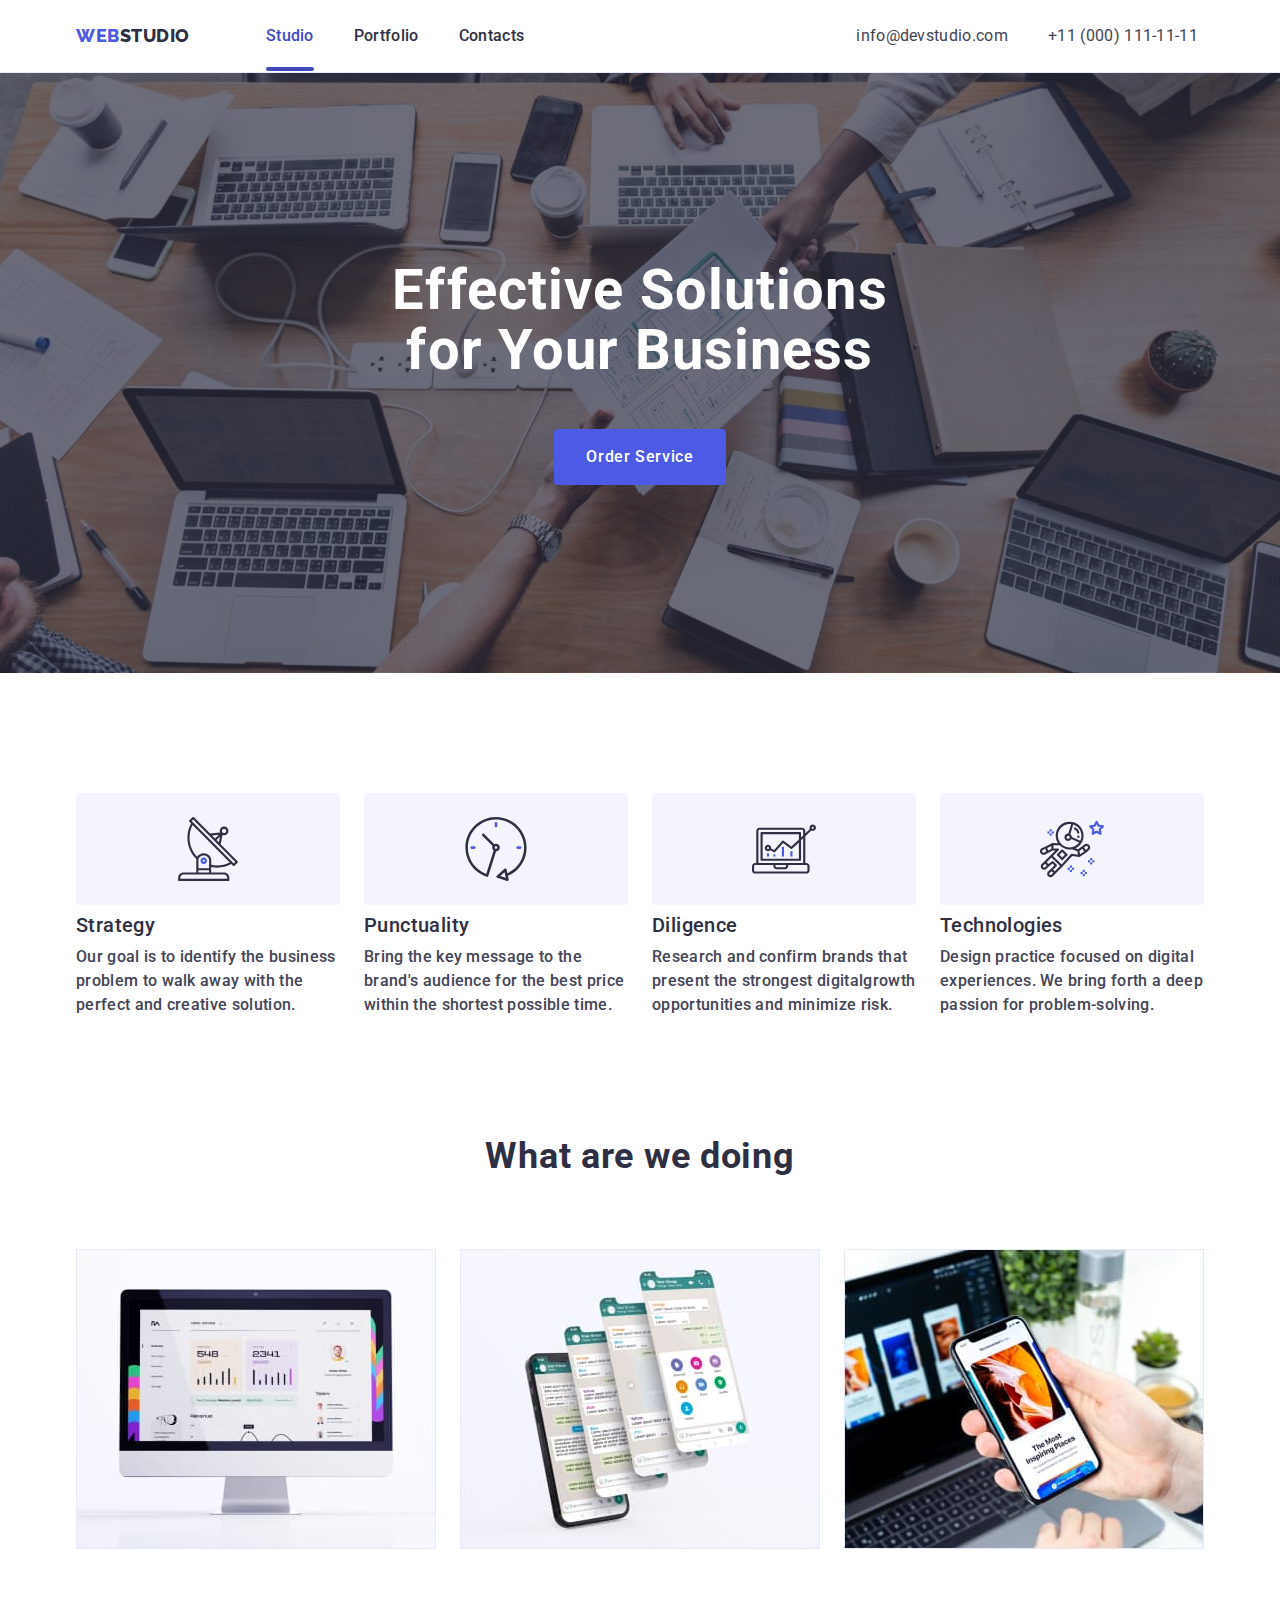
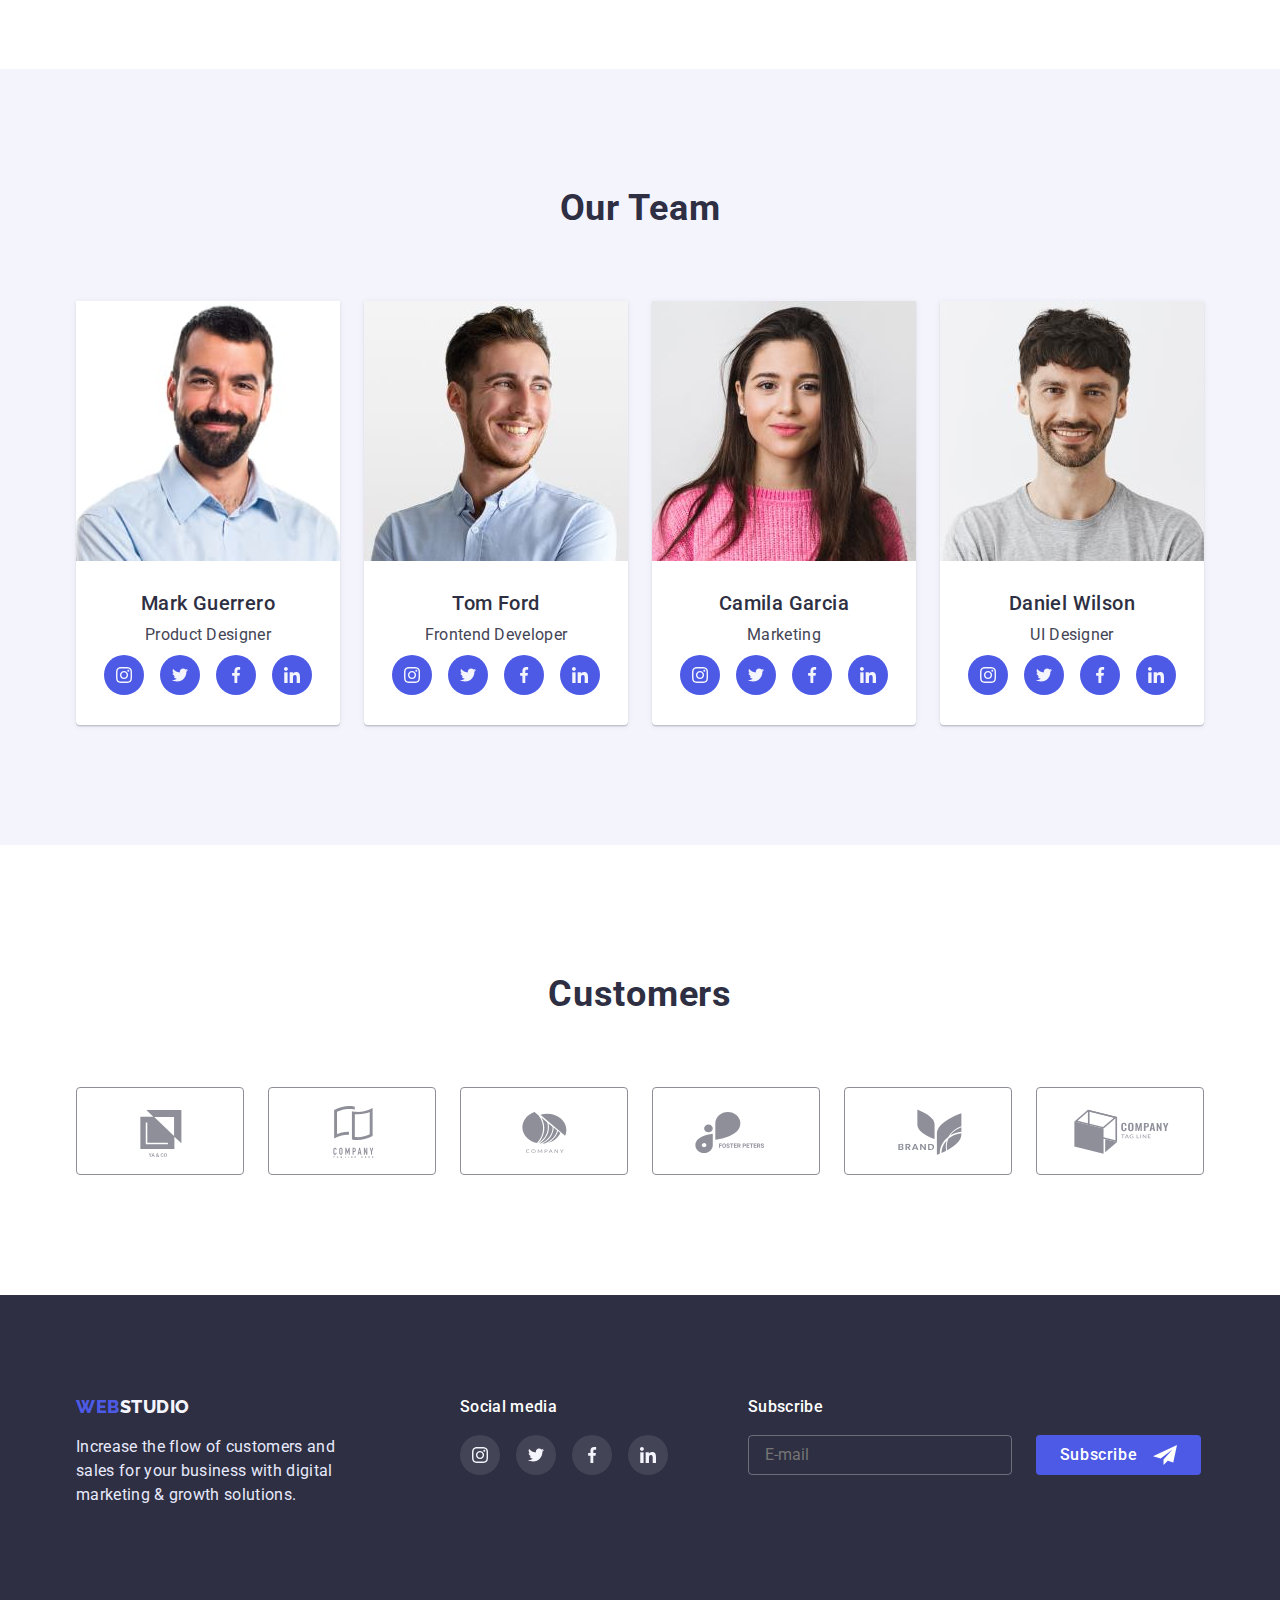
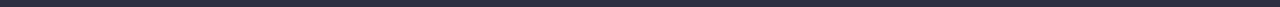
<file: index.html>
<!DOCTYPE html>
<html lang="en">
	<head>
		<meta charset="UTF-8" />
		<meta http-equiv="X-UA-Compatible" content="IE=edge" />
		<meta name="viewport" content="width=device-width, initial-scale=1.0" />
		<link rel="preconnect" href="https://fonts.googleapis.com" />
		<link rel="preconnect" href="https://fonts.gstatic.com" crossorigin />
		<link
			href="https://fonts.googleapis.com/css2?family=Raleway:wght@800&family=Roboto:wght@400;500;700;900&display=swap"
			rel="stylesheet"
		/>
		<link rel="stylesheet" href="https://cdn.jsdelivr.net/npm/modern-normalize@1.1.0/modern-normalize.min.css" />
		<link rel="stylesheet" href="./css/styles.css" />

		<title>HW-05</title>
	</head>

	<body>
		<!--header-->
		<header class="header">
			<div class="conteiner page-header-conteiner">
				<nav class="nav">
					<a href="./index.html" class="nav-logo link">Web<span class="nav-logo-studio">Studio</span></a>
					<ul class="nav-link list">
						<li class="nav-item">
							<a href="index.html" class="nav-link-icon link current">Studio</a>
						</li>
						<li class="nav-item">
							<a href="portfolio.html" class="nav-link-icon link">Portfolio</a>
						</li>
						<li class="nav-item">
							<a href="" class="nav-link-icon link">Contacts</a>
						</li>
					</ul>
				</nav>
				<button type="button" class="mobile-btn" data-menu-open>
					<svg class="mobile-icon" width="32px" height="22px">
						<use href="./images/bot.svg#icon-charm_menu-hamburger-1"></use>
					</svg>
				</button>
				<!--Contacts-->
				<address>
					<ul class="nav-address list">
						<li class="">
							<a href="mailto:info@devstudio.com" class="nav-mail link">info@devstudio.com</a>
						</li>
						<li class="">
							<a href="tel:+110001111111" class="nav-call link">+11 (000) 111-11-11</a>
						</li>
					</ul>
				</address>
			</div>
			<div class="mobile-menu" data-menu>
				
					<button class="modal-close-btn-mobile" data-menu-close>
						<svg class="modal-close-btn-icon" width="8" height="8">
							<use href="./images/symbol-defs.svg#icon-close-black-18dp-2-1"></use>
						</svg>
					</button>
					<div class="mobile-menu-con">
						<ul class="nav-link-mobile list">
							<li class="nav-item-mobile">
								<a href="index.html" class="nav-link-icon-mobile link current nv">Studio</a>
							</li>
							<li class="nav-item-mobile">
								<a href="portfolio.html" class="nav-link-icon-mobile link">Portfolio</a>
							</li>
							<li class="nav-item-mobile">
								<a href="" class="nav-link-icon-mobile link">Contacts</a>
							</li>
						</ul>

						<ul class="nav-address-mobile list">
							<li class="li-mobile">
								<a href="tel:+110001111111" class="nav-call-mobile link">+11 (000) 111-11-11</a>
							</li>
							<li class="">
								<a href="mailto:info@devstudio.com" class="nav-mail-mobile link">info@devstudio.com</a>
							</li>
						</ul>

						<ul class="svg-list-mobile list">
							<li class="svg-item-mobile">
								<a href="" class="svg-link mybtn">
									<svg class="svg-icon" width="16px" height="24px">
										<use href="images/symbol-defs.svg#icon-instagram"></use>
									</svg>
								</a>
							</li>
							<li class="svg-item-mobile">
								<a href="" class="svg-link mybtn">
									<svg class="svg-icon" width="16px" height="24px">
										<use href="images/symbol-defs.svg#icon-twitter"></use>
									</svg>
								</a>
							</li>
							<li class="svg-item-mobile">
								<a href="" class="svg-link mybtn">
									<svg class="svg-icon" width="16px" height="24px">
										<use href="images/symbol-defs.svg#icon-facebook"></use>
									</svg>
								</a>
							</li>
							<li class="svg-item-mobile">
								<a href="" class="svg-link mybtn">
									<svg class="svg-icon" width="16px" height="24px">
										<use href="images/symbol-defs.svg#icon-linkedin"></use>
									</svg>
								</a>
							</li>
						</ul>
					</div>
				
			</div>
		</header>
		<!--promo-->
		<main>
			<section class="hero box">
				<div class="conteiner">
					<h1 class="hero-title">Effective Solutions for Your Business</h1>
					<button type="button" class="hero-icon mybtn" data-modal-open
						><span class="hero-text">Order Service</span></button
					>
				</div>
			</section>
			<!--SPD-->

			<section class="about-section">
				<div class="conteiner">
					<h2 class="visually-hidden">Section2</h2>
					<ul class="about-mind list about">
						<li class="about-last vvp">
							<div class="about-svg-box">
								<svg class="about-svg-icon" width="64" height="64">
									<use href="./images/symbol-defs.svg#icon-antenna"></use>
								</svg>
							</div>
							<h3 class="about-title">Strategy</h3>
							<p class="about-text">
								Our goal is to identify the business problem to walk away with the perfect and creative solution.
							</p>
						</li>
						<li class="about-last vvp">
							<div class="about-svg-box">
								<svg class="about-svg-icon" width="64" height="64">
									<use href="./images/symbol-defs.svg#icon-clock"></use>
								</svg>
							</div>
							<h3 class="about-title">Punctuality</h3>
							<p class="about-text">
								Bring the key message to the brand's audience for the best price within the shortest possible time.
							</p>
						</li>
						<li class="about-last">
							<div class="about-svg-box">
								<svg class="about-svg-icon" width="64" height="64">
									<use href="./images/symbol-defs.svg#icon-diagram"></use>
								</svg>
							</div>
							<h3 class="about-title">Diligence</h3>
							<p class="about-text">
								Research and confirm brands that present the strongest digitalgrowth opportunities and minimize risk.
							</p>
						</li>
						<li class="about-last">
							<div class="about-svg-box">
								<svg class="about-svg-icon" width="64" height="64">
									<use href="./images/symbol-defs.svg#icon-astronaut"></use>
								</svg>
							</div>
							<h3 class="about-title">Technologies</h3>
							<p class="about-text">
								Design practice focused on digital experiences. We bring forth a deep passion for problem-solving.
							</p>
						</li>
					</ul>
				</div>
			</section>

			<!--
        (\_/)
        ( •.•)
        / >🖤
        -->
			<section class="meta-line">
				<div class="conteiner">
					<h2 class="meta-title">What are we doing</h2>
					<ul class="meta-mind list meta-ul">
						<li
							><img
								srcset="./images/img25.jpg 2x"
								src="./images/imac.jpg"
								class="meta-img"
								alt="img4"
								width="360"
						/></li>
						<li
							><img
								srcset="./images/img23.jpg 2x"
								src="./images/phone.jpg"
								class="meta-img"
								alt="img3"
								width="360"
						/></li>
						<li
							><img
							   
								srcset="./images/img24.jpg 2x"
								src="./images/iphone.jpg"
								class="meta-img"
								alt="img2"
								width="360"
						/></li>
					</ul>
				</div>
			</section>

			<!--teem
      (\__/)
      ( o.o)  💸
      / > > -->
			<section class="midl">
				<div class="cont conteiner">
					<h2 class="midl-title">Our Team</h2>
					<ul class="midl-mind list">
						<li class="midl-card ppg dfi">
							<img
								srcset="./images/img2x1.jpg 2x"
								src="./images/mark.jpg"
								class="midl-img"
								alt="Team Card 1"
								width="264"
							/>
							<div class="midl-box">
								<h3 class="midl-name">Mark Guerrero</h3>
								<p class="midl-text">Product Designer</p>
								<ul class="svg-list list">
									<li class="svg-item">
										<a href="" class="svg-link mybtn">
											<svg class="svg-icon" width="16" height="16">
												<use href="images/symbol-defs.svg#icon-instagram"></use>
											</svg>
										</a>
									</li>
									<li class="svg-item">
										<a href="" class="svg-link mybtn">
											<svg class="svg-icon" width="16" height="16">
												<use href="images/symbol-defs.svg#icon-twitter"></use>
											</svg>
										</a>
									</li>
									<li class="svg-item">
										<a href="" class="svg-link mybtn">
											<svg class="svg-icon" width="16" height="16">
												<use href="images/symbol-defs.svg#icon-facebook"></use>
											</svg>
										</a>
									</li>
									<li class="svg-item">
										<a href="" class="svg-link mybtn">
											<svg class="svg-icon" width="16" height="16">
												<use href="images/symbol-defs.svg#icon-linkedin"></use>
											</svg>
										</a>
									</li>
								</ul>
							</div>
						</li>

						<li class="midl-card dfi">
							<img
								srcset="./images/img2x2.jpg 2x"
								src="./images/tomm.jpg"
								class="midl-img"
								alt="Team Card 2"
								width="264"
							/>
							<div class="midl-box">
								<h3 class="midl-name">Tom Ford</h3>
								<p class="midl-text">Frontend Developer</p>
								<ul class="svg-list list">
									<li class="svg-item">
										<a href="" class="svg-link mybtn">
											<svg class="svg-icon" width="16" height="16">
												<use href="images/symbol-defs.svg#icon-instagram"></use>
											</svg>
										</a>
									</li>
									<li class="svg-item">
										<a href="" class="svg-link mybtn">
											<svg class="svg-icon" width="16" height="16">
												<use href="images/symbol-defs.svg#icon-twitter"></use>
											</svg>
										</a>
									</li>
									<li class="svg-item">
										<a href="" class="svg-link mybtn">
											<svg class="svg-icon" width="16" height="16">
												<use href="images/symbol-defs.svg#icon-facebook"></use>
											</svg>
										</a>
									</li>
									<li class="svg-item">
										<a href="" class="svg-link mybtn">
											<svg class="svg-icon" width="16" height="16">
												<use href="images/symbol-defs.svg#icon-linkedin"></use>
											</svg>
										</a>
									</li>
								</ul>
							</div>
						</li>

						<li class="midl-card ppg">
							<img
								srcset="./images/img2x3.jpg 2x"
								src="./images/camila.jpg"
								class="midl-img"
								alt="Team Card 3"
								width="264"
							/>
							<div class="midl-box">
								<h3 class="midl-name">Camila Garcia</h3>
								<p class="midl-text">Marketing</p>
								<ul class="svg-list list">
									<li class="svg-item">
										<a href="" class="svg-link mybtn">
											<svg class="svg-icon" width="16px" height="16px">
												<use href="images/symbol-defs.svg#icon-instagram"></use>
											</svg>
										</a>
									</li>
									<li class="svg-item">
										<a href="" class="svg-link mybtn">
											<svg class="svg-icon" width="16px" height="16px">
												<use href="images/symbol-defs.svg#icon-twitter"></use>
											</svg>
										</a>
									</li>
									<li class="svg-item">
										<a href="" class="svg-link mybtn">
											<svg class="svg-icon" width="16px" height="16px">
												<use href="images/symbol-defs.svg#icon-facebook"></use>
											</svg>
										</a>
									</li>
									<li class="svg-item">
										<a href="" class="svg-link mybtn">
											<svg class="svg-icon" width="16px" height="16px">
												<use href="images/symbol-defs.svg#icon-linkedin"></use>
											</svg>
										</a>
									</li>
								</ul>
							</div>
						</li>

						<li class="midl-card">
							<img
								srcset="./images/img2x4.jpg 2x"
								src="./images/daniel.jpg"
								class="midl-img"
								alt="Team Card 4"
								width="264"
							/>
							<div class="midl-box">
								<h3 class="midl-name">Daniel Wilson</h3>
								<p class="midl-text">UI Designer</p>
								<ul class="svg-list list">
									<li class="svg-item">
										<a href="" class="svg-link mybtn">
											<svg class="svg-icon" width="16px" height="16px">
												<use href="images/symbol-defs.svg#icon-instagram"></use>
											</svg>
										</a>
									</li>
									<li class="svg-item">
										<a href="" class="svg-link mybtn">
											<svg class="svg-icon" width="16px" height="16px">
												<use href="images/symbol-defs.svg#icon-twitter"></use>
											</svg>
										</a>
									</li>
									<li class="svg-item">
										<a href="" class="svg-link mybtn">
											<svg class="svg-icon" width="16px" height="16px">
												<use href="images/symbol-defs.svg#icon-facebook"></use>
											</svg>
										</a>
									</li>
									<li class="svg-item">
										<a href="" class="svg-link mybtn">
											<svg class="svg-icon" width="16px" height="16px">
												<use href="images/symbol-defs.svg#icon-linkedin"></use>
											</svg>
										</a>
									</li>
								</ul>
							</div>
						</li>
					</ul>
				</div>
			</section>
			<section class="last-section">
				<div class="conteiner">
					<h2 class="last-title bt">Customers</h2>
					<ul class="last-list list">
						<li class="last-item bt cs">
							<a href="" class="last-link lastu">
								<svg class="last-icon" width="104" height="56">
									<use href="./images/symbol-defs.svg#icon-Logo"></use>
								</svg>
							</a>
						</li>
						<li class="last-item bt cs">
							<a href="" class="last-link">
								<svg class="last-icon" width="104" height="56">
									<use href="./images/symbol-defs.svg#icon-Logo-1"></use>
								</svg>
							</a>
						</li>
						<li class="last-item bt">
							<a href="" class="last-link">
								<svg class="last-icon" width="104" height="56">
									<use href="./images/symbol-defs.svg#icon-Logo-2"></use>
								</svg>
							</a>
						</li>
						<li class="last-item bt cs">
							<a href="" class="last-link">
								<svg class="last-icon" width="104" height="56">
									<use href="./images/symbol-defs.svg#icon-Logo-3"></use>
								</svg>
							</a>
						</li>
						<li class="last-item cs">
							<a href="" class="last-link">
								<svg class="last-icon" width="104" height="56">
									<use href="./images/symbol-defs.svg#icon-Logo-4"></use>
								</svg>
							</a>
						</li>
						<li class="last-item">
							<a href="" class="last-link">
								<svg class="last-icon" width="104" height="56">
									<use href="./images/symbol-defs.svg#icon-Logo-5"></use>
								</svg>
							</a>
						</li>
					</ul>
				</div>
			</section>
		</main>

		<!--Webstudio2-->
		<footer class="last link">
			<div class="upk conteiner">
				<div class="upk-web">
					<a href="./index.html" class="last-logo link">Web<span class="last-logo-studio">Studio</span></a>
					<p class="last-logo-text">
						Increase the flow of customers and sales for your business with digital marketing & growth solutions.
					</p>
				</div>

				<div class="upk-svg">
					<p class="footer-title">Social media</p>
					<ul class="svg-list list">
						<li class="svg-item">
							<a href="" class="svg-footer">
								<svg class="svg-icon" width="16px" height="16px">
									<use href="images/symbol-defs.svg#icon-instagram"></use>
								</svg>
							</a>
						</li>
						<li class="svg-item">
							<a href="" class="svg-footer">
								<svg class="svg-icon" width="16px" height="16px">
									<use href="images/symbol-defs.svg#icon-twitter"></use>
								</svg>
							</a>
						</li>
						<li class="svg-item">
							<a href="" class="svg-footer">
								<svg class="svg-icon" width="16px" height="16px">
									<use href="images/symbol-defs.svg#icon-facebook"></use>
								</svg>
							</a>
						</li>
						<li class="svg-item">
							<a href="" class="svg-footer">
								<svg class="svg-icon" width="16px" height="16px">
									<use href="./images/symbol-defs.svg#icon-linkedin"></use>
								</svg>
							</a>
						</li>
					</ul>
				</div>
				<div class="footer-form">
					<p class="footer-modal-text">Subscribe</p>

					<form class="footer-form-modal">
						<div class="modal-box">
							<label>
								<input class="footer-modal-icon" name="user-telefon" type="tel" required placeholder="E-mail" />
							</label>
						</div>

						<button class="footer-modal-btn mybtn">
							Subscribe
							<svg class="footer-modal-svg">
								<use href="./images/bot.svg#icon-Frame-3"></use>
							</svg>
						</button>
					</form>
				</div>
			</div>
		</footer>
		<div class="backdrop is-hidden" data-modal>
			<div class="modal">
				<button type="button" class="modal-close-btn" data-modal-close>
					<svg class="modal-close-btn-icon" width="8" height="8">
						<use href="./images/symbol-defs.svg#icon-close-black-18dp-2-1"></use>
					</svg>
				</button>
				

				<form class="madal-form">
					<p class="modal-text">Leave your contacts and we will call you back</p>
					<label class="modal-field">
						<span class="modal-desc">Name</span>
						<span class="modal-span">
							<input
								name="user-name"
								type="text"
								class="modal-input"
								required
								pattern="[a-zA-Zа-яА-Я]+$"
								minlength="2"
							/>
							<svg class="modal-svg">
								<use href="./images/bot.svg#icon-person-black-18dp-1"></use>
							</svg>
						</span>
					</label>
					<label class="modal-field">
						<span class="modal-desc">Phone</span>
						<span class="modal-span">
							<input
								name="user-telefon"
								type="tel"
								class="modal-input"
								required
								pattern="[0-9]{3}-[0-9]{3}-[0-9]{3}"
								title="xxx-xxx-xx-xx"
							/>
							<svg class="modal-svg">
								<use href="./images/bot.svg#icon-phone-black-18dp-1"></use>
							</svg>
						</span>
					</label>
					<label class="modal-field">
						<span class="modal-desc">Email</span>
						<span class="modal-span">
							<input name="user-mail" type="text" class="modal-input" required />
							<svg class="modal-svg">
								<use href="./images/bot.svg#icon-email-black-18dp-1"></use>
							</svg>
						</span>
					</label>
					<label class="modal-fieldd">
						<span class="modal-desc">Comment</span>
						<textarea
							name="user-massage"
							cols="30"
							rows="10"
							class="modal-massage"
							placeholder="Введите текст"
						></textarea>
					</label>
					<input name="user-policy" id="user-policy" type="checkbox" class="modal-check visually-hidden" />
					<label for="user-policy" class="modal-desc-icon">
						<span class="modal-span-icon">
							<svg class="modal-desc-icon-svg">
								<use href="./images/bot.svg#icon-Vector-1"></use>
							</svg>
						</span>

						I accept the terms and conditions of the &nbsp;
						<a href="" class="modal-link">Privacy Policy</a>
					</label>
					<button type="submit" class="modal-btn">Send</button>
				</form>
			</div>
		</div>

		<script src="./js/mobile-menu.js"></script>
		<script src="./js/modal.js"></script>
	</body>
</html>
</file>
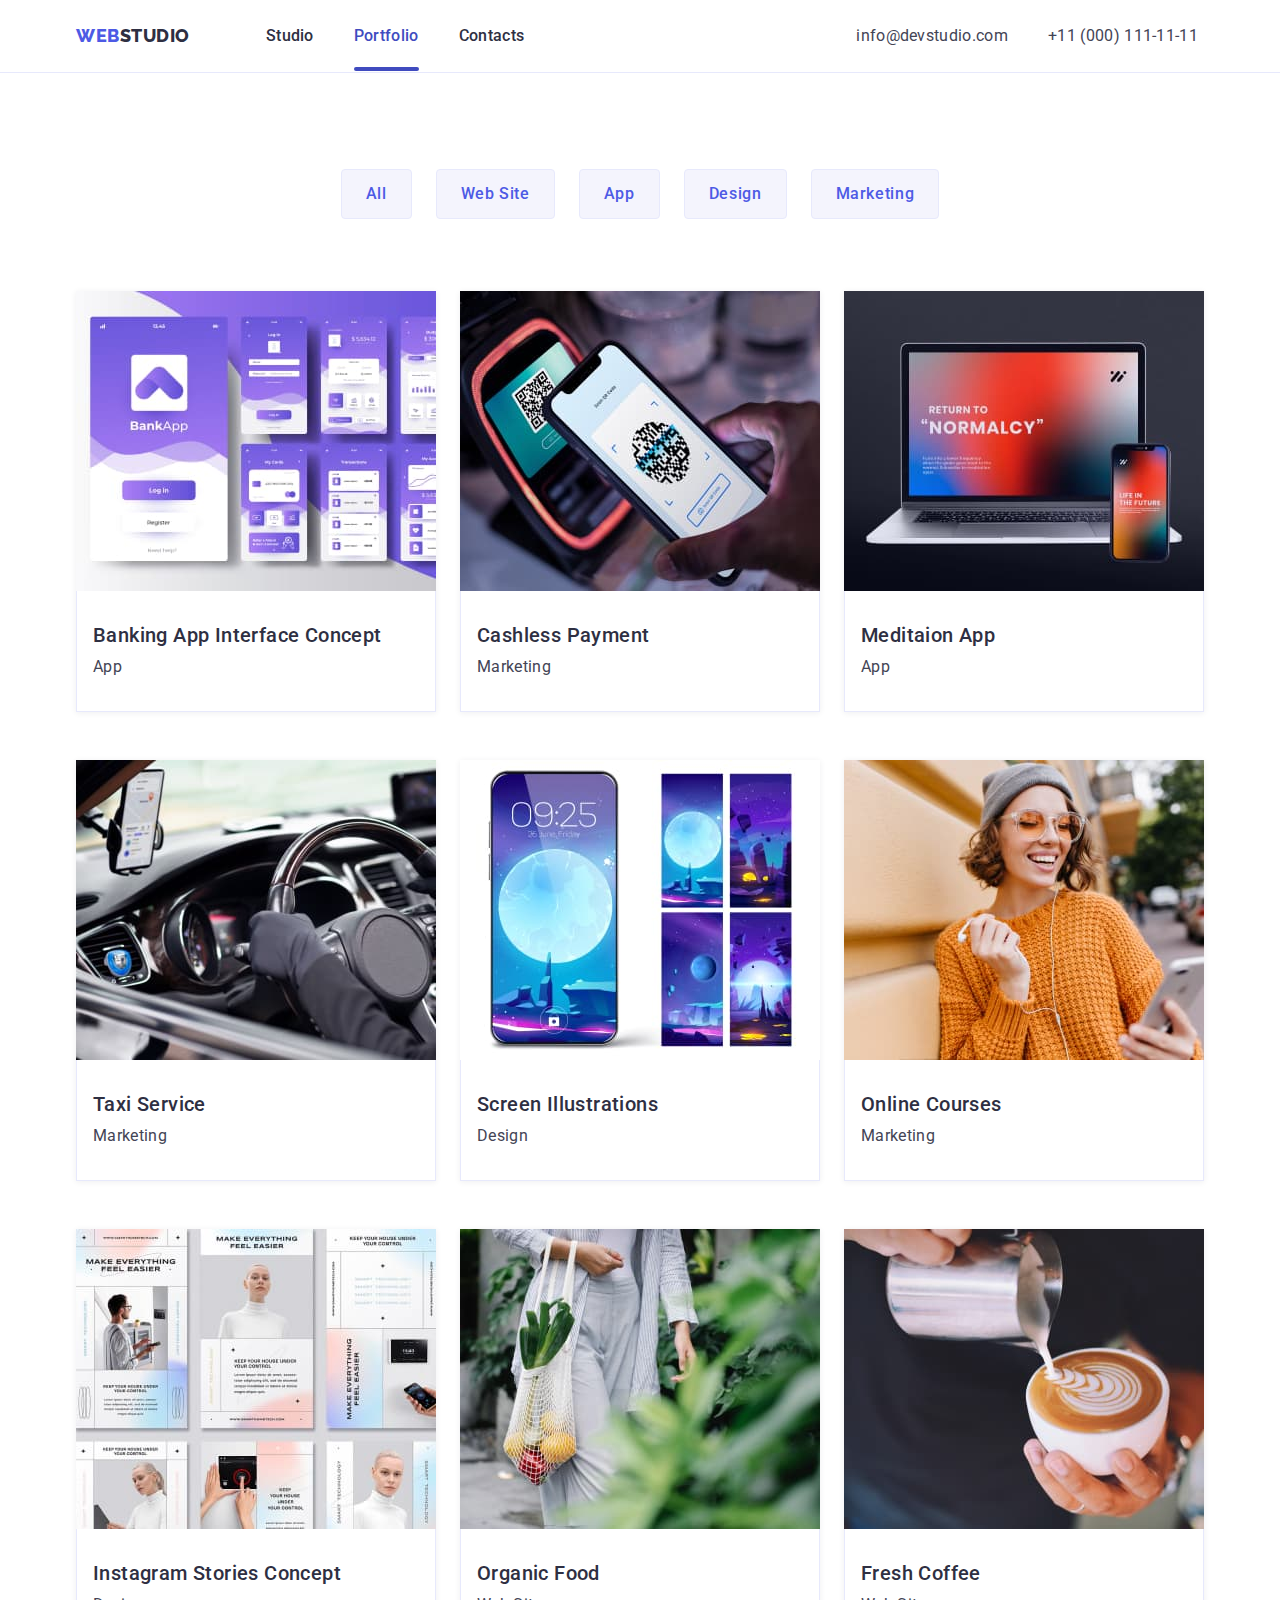
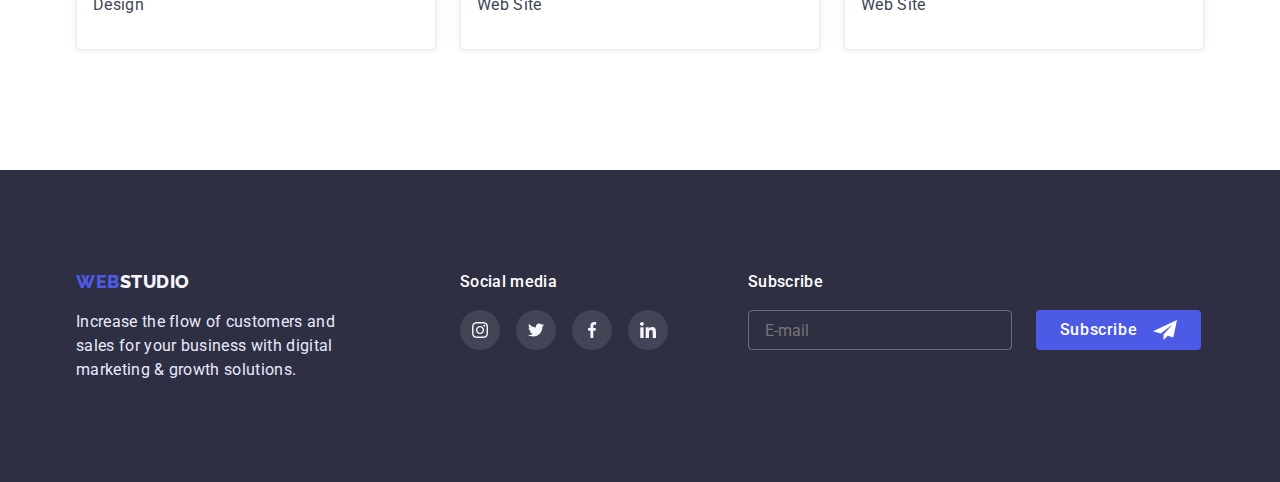
<file: portfolio.html>
<!DOCTYPE html>
<html lang="en">
	<head>
		<meta charset="UTF-8" />
		<meta http-equiv="X-UA-Compatible" content="IE=edge" />
		<meta name="viewport" content="width=device-width, initial-scale=1.0" />
		<link rel="preconnect" href="https://fonts.googleapis.com" />
		<link rel="preconnect" href="https://fonts.gstatic.com" crossorigin />
		<link
			href="https://fonts.googleapis.com/css2?family=Raleway:wght@800&family=Roboto:wght@400;500;700;900&display=swap"
			rel="stylesheet"
		/>
		<link rel="stylesheet" href="https://cdn.jsdelivr.net/npm/modern-normalize@1.1.0/modern-normalize.min.css" />
		<link rel="stylesheet" href="./css/styles.css" />

		<title>HW-05</title>
	</head>
	<body>
		<header class="header">
			<div class="conteiner page-header-conteiner">
				<nav class="nav">
					<a href="./index.html" class="nav-logo link">Web<span class="nav-logo-studio">Studio</span></a>
					<ul class="nav-link list">
						<li class="nav-item">
							<a href="index.html" class="nav-link-icon link">Studio</a>
						</li>
						<li class="nav-item">
							<a href="portfolio.html" class="nav-link-icon link current">Portfolio</a>
						</li>
						<li class="nav-item">
							<a href="" class="nav-link-icon link">Contacts</a>
						</li>
					</ul>
				</nav>
				<!--Contacts-->
				<address>
					<ul class="nav-address list">
						<li class="">
							<a href="mailto:info@devstudio.com" class="nav-mail link">info@devstudio.com</a>
						</li>
						<li class="">
							<a href="tel:+110001111111" class="nav-call link">+11 (000) 111-11-11</a>
						</li>
					</ul>
				</address>
			</div>
		</header>
		<!--
        (\_/)
        ( •.•)
        / >🖤
        -->
		<main>
			<section class="section-portfolio">
				<div class="conteiner">
					<h1 class="visually-hidden">Mainstory</h1>

					<ul class="button-mind list">
						<li class="buttons-mar">
							<button type="button" class="buttons mybtn">All</button>
						</li>
						<li class="buttons-mar">
							<button type="button" class="buttons mybtn">Web Site</button>
						</li>
						<li class="buttons-mar">
							<button type="button" class="buttons mybtn">App</button>
						</li>
						<li class="buttons-mar">
							<button type="button" class="buttons mybtn">Design</button>
						</li>
						<li class="buttons-mar">
							<button type="button" class="buttons mybtn">Marketing</button>
						</li>
					</ul>

					<ul class="statik-list list">
						<li class="statik-item">
							<a href="" class="statik-link link">
								<div class="overlay-box">
									<img src="./images/promo.jpg" class="statik-img" alt="promo" width="360" />
									<p class="overlay"
										>14 Stylish and User-Friendly App Design Concepts · Task Manager App · Calorie Tracker App · Exotic
										Fruit Ecommerce App · Cloud Storage App
									</p>
								</div>
								<div class="statik-box">
									<h2 class="statik-title">Banking App Interface Concept</h2>
									<p class="statik-text">App</p>
								</div>
							</a>
						</li>
						<li class="statik-item">
							<a href="" class="statik-link link">
								<div class="overlay-box">
									<img src="./images/pay.jpg" class="statik-img" alt="pay" width="360" />
									<p class="overlay"
										>14 Stylish and User-Friendly App Design Concepts · Task Manager App · Calorie Tracker App · Exotic
										Fruit Ecommerce App · Cloud Storage App
									</p>
								</div>
								<div class="statik-box">
									<h2 class="statik-title">Cashless Payment</h2>
									<p class="statik-text">Marketing</p>
								</div>
							</a>
						</li>
						<li class="statik-item">
							<a href="" class="statik-link link">
								<div class="overlay-box">
									<img src="./images/apple.jpg" class="statik-img" alt="apple" width="360" />
									<p class="overlay"
										>14 Stylish and User-Friendly App Design Concepts · Task Manager App · Calorie Tracker App · Exotic
										Fruit Ecommerce App · Cloud Storage App
									</p>
								</div>
								<div class="statik-box">
									<h2 class="statik-title">Meditaion App</h2>
									<p class="statik-text">App</p>
								</div>
							</a>
						</li>

						<li class="statik-item">
							<a href="" class="statik-link link">
								<div class="overlay-box">
									<img src="./images/Taxi.jpg" class="statik-img" alt="Taxi" width="360" />
									<p class="overlay"
										>14 Stylish and User-Friendly App Design Concepts · Task Manager App · Calorie Tracker App · Exotic
										Fruit Ecommerce App · Cloud Storage App
									</p>
								</div>
								<div class="statik-box">
									<h2 class="statik-title">Taxi Service</h2>
									<p class="statik-text">Marketing</p>
								</div>
							</a>
						</li>
						<li class="statik-item">
							<a href="" class="statik-link link">
								<div class="overlay-box">
									<img src="./images/Desing.jpg" class="statik-img" alt="Desing" width="360" />
									<p class="overlay"
										>14 Stylish and User-Friendly App Design Concepts · Task Manager App · Calorie Tracker App · Exotic
										Fruit Ecommerce App · Cloud Storage App
									</p>
								</div>
								<div class="statik-box">
									<h2 class="statik-title">Screen Illustrations</h2>
									<p class="statik-text">Design</p>
								</div>
							</a>
						</li>
						<li class="statik-item">
							<a href="" class="statik-link link">
								<div class="overlay-box">
									<img src="./images/Marketing.jpg" class="statik-img" alt="Marketing" width="360" />
									<p class="overlay"
										>14 Stylish and User-Friendly App Design Concepts · Task Manager App · Calorie Tracker App · Exotic
										Fruit Ecommerce App · Cloud Storage App
									</p>
								</div>
								<div class="statik-box">
									<h2 class="statik-title">Online Courses</h2>
									<p class="statik-text">Marketing</p>
								</div>
							</a>
						</li>

						<li class="statik-item">
							<a href="" class="statik-link link">
								<div class="overlay-box">
									<img src="./images/promt.jpg" class="statik-img" alt="promt" width="360" />
									<p class="overlay"
										>14 Stylish and User-Friendly App Design Concepts · Task Manager App · Calorie Tracker App · Exotic
										Fruit Ecommerce App · Cloud Storage App
									</p>
								</div>
								<div class="statik-box">
									<h2 class="statik-title">Instagram Stories Concept</h2>
									<p class="statik-text">Design</p>
								</div>
							</a>
						</li>
						<li class="statik-item">
							<a href="" class="statik-link link">
								<div class="overlay-box">
									<img src="./images/web.jpg" class="statik-img" alt="web" width="360" />
									<p class="overlay"
										>14 Stylish and User-Friendly App Design Concepts · Task Manager App · Calorie Tracker App · Exotic
										Fruit Ecommerce App · Cloud Storage App
									</p>
								</div>
								<div class="statik-box">
									<h2 class="statik-title">Organic Food</h2>
									<p class="statik-text">Web Site</p>
								</div>
							</a>
						</li>
						<li class="statik-item">
							<a href="" class="statik-link link">
								<div class="overlay-box">
									<img src="./images/coffe.jpg" class="statik-img" alt="coffe" width="360" />
									<p class="overlay"
										>14 Stylish and User-Friendly App Design Concepts · Task Manager App · Calorie Tracker App · Exotic
										Fruit Ecommerce App · Cloud Storage App
									</p>
								</div>
								<div class="statik-box">
									<h2 class="statik-title">Fresh Coffee</h2>
									<p class="statik-text">Web Site</p>
								</div>
							</a>
						</li>
					</ul>
				</div>
			</section>
		</main>
		<!--
        (\_/)
        ( •.•)
        / >🖤
        -->
		<footer class="last link">
			<div class="conteiner upk">
				<div class="upk-web">
					<a href="./index.html" class="last-logo link">Web<span class="last-logo-studio">Studio</span></a>
					<p class="last-logo-text">
						Increase the flow of customers and sales for your business with digital marketing & growth solutions.
					</p>
				</div>

				<div class="upk-svg">
					<p class="footer-title">Social media</p>
					<ul class="svg-list list">
						<li class="svg-item">
							<a href="" class="svg-footer">
								<svg class="svg-icon" width="16px" height="16px">
									<use href="images/symbol-defs.svg#icon-instagram"></use>
								</svg>
							</a>
						</li>
						<li class="svg-item">
							<a href="" class="svg-footer">
								<svg class="svg-icon" width="16px" height="16px">
									<use href="images/symbol-defs.svg#icon-twitter"></use>
								</svg>
							</a>
						</li>
						<li class="svg-item">
							<a href="" class="svg-footer">
								<svg class="svg-icon" width="16px" height="16px">
									<use href="images/symbol-defs.svg#icon-facebook"></use>
								</svg>
							</a>
						</li>
						<li class="svg-item">
							<a href="" class="svg-footer">
								<svg class="svg-icon" width="16px" height="16px">
									<use href="./images/symbol-defs.svg#icon-linkedin"></use>
								</svg>
							</a>
						</li>
					</ul>
				</div>
				<div class="footer-form">
					<p class="footer-modal-text">Subscribe</p>

					<form class="footer-form-modal">
						<div class="modal-box">
							<label>
								<input class="footer-modal-icon" name="user-telefon" type="tel" required placeholder="E-mail" />
							</label>
						</div>

						<button class="footer-modal-btn mybtn">
							Subscribe
							<svg class="footer-modal-svg">
								<use href="./images/bot.svg#icon-Frame-3"></use>
							</svg>
						</button>
					</form>
				</div>
			</div>
		</footer>
	</body>
</html>
</file>
<file: css/styles.css>
:root {
	--Iris-color: #4d5ae5;
	--OCEAN-color: #404bbf;
	--Navyblue-color: #2e2f42;
	--SLATE-color: #434455;
	--white-color: #ffffff;
	--mybtn-text-color: #f4f4fd;
	--cornflower-color: #e7e9fc;
	--LIGHT-SLATE-color: #8e8f99;
	--GREEN-color: #31d0aa;
}
body {
	font-family: "Roboto", sans-serif;
	color: var(--SLATE-color);
	background-color: var(---color);
	font-weight: 400;
	font-size: 16px;
	letter-spacing: 0.03em;
	margin: 0;
	overflow-x: hidden;
}
h1,
h2,
h3,
p {
	margin-top: 0;
	margin-bottom: 0;
}
ul,
ol {
	margin-top: 0;
	margin-bottom: 0;
	padding-left: 0;
}
img {
	display: block;
}
button {
	cursor: pointer;
}
.visually-hidden {
	position: absolute;
	width: 1px;
	height: 1px;
	margin: -1px;
	border: 0;
	padding: 0;

	white-space: nowrap;
	clip-path: inset(100%);
	clip: rect(0 0 0 0);
	overflow: hidden;
}
/* .conteiner {
	width: 1158px;
	margin-left: auto;
	margin-right: auto;
	padding-left: 15px;
	padding-right: 15px;
} */
@media screen and (max-width: 767px) {
	.nav-link {
		display: none;
	}
	.nav-address {
		display: none;
	}
}

.conteiner {
	min-width: 320px;

	padding-left: 16px;
	padding-right: 16px;
	margin-left: auto;
	margin-right: auto;
}
@media screen and (min-width: 480px) {
	.conteiner {
		width: 428px;
	}
}
@media screen and (min-width: 768px) {
	.conteiner {
		width: 768px;
		margin-left: auto;
		margin-right: auto;
	}
	.mobile-btn {
		display: none;
	}
}
@media screen and (min-width: 1200px) {
	.conteiner {
		width: 1158px;
		margin-left: auto;
		margin-right: auto;
		padding-left: 15px;
		padding-right: 15px;
	}
}
@media screen and (max-width: 1199px) {
	.meta-line {
		display: none;
	}
}
.meta-line {
	margin-bottom: 120px;
}
.page-header-conteiner {
	display: flex;
	align-items: center;
}

.list {
	list-style: none;
}
.link {
	text-decoration: none;
	transition: color 250ms cubic-bezier(0.4, 0, 0.2, 1);
}
/*----------hover and focus----------*/
.link:hover {
	color: var(--OCEAN-color);
}

.link:focus {
	color: var(--OCEAN-color);
}
.modal-link:hover {
	color: var(--OCEAN-color);
}
.modal-link:focus {
	color: var(--OCEAN-color);
}

.mybtn:hover {
	color: var(--white-color);
	background: var(--OCEAN-color);
}
.mybtn:focus {
	color: var(--white-color);
	background: var(--OCEAN-color);
}
.modal-btn:hover {
	color: var(--white-color);
	background: var(--OCEAN-color);
}
.modal-btn:focus {
	color: var(--white-color);
	background: var(--OCEAN-color);
}
.modal-mybtn:focus {
	color: var(--white-color);
	background: var(--OCEAN-color);
}
.mybtn-text:hover {
	color: var(--white-color);
}
.mybtn-text:focus {
	color: var(--white-color);
}
.link-blue:hover {
	color: var(--OCEAN-color);
}
.link-blue:focus {
	color: var(--OCEAN-color);
}

.last-link:hover .last-icon {
	fill: var(--OCEAN-color);
}
.last-link:focus .last-icon {
	fill: var(--OCEAN-color);
}
.last-link:hover {
	border: 1px solid #404bbf;
}
.last-link:focus {
	border: 1px solid #404bbf;
}
.svg-footer:hover {
	background-color: var(--GREEN-color);
}
.svg-footer:focus {
	background-color: var(--GREEN-color);
}
.statik-link:hover .statik-box {
	box-shadow: 0px 1px 6px rgb(46 47 66 / 8%), 0px 1px 1px rgb(46 47 66 / 16%), 0px 2px 1px rgb(46 47 66 / 8%);
}
.statik-link:focus .statik-box {
	box-shadow: 0px 1px 6px rgb(46 47 66 / 8%), 0px 1px 1px rgb(46 47 66 / 16%), 0px 2px 1px rgb(46 47 66 / 8%);
}
.statik-link:hover .overlay {
	transform: translate(0, 0);
}
.statik-link:focus .overlay {
	transform: translate(0, 0);
}
.modal-close-btn:hover,
.modal-close-btn:focus {
	background: var(--OCEAN-color);
}
.modal-close-btn:hover .modal-close-btn-icon,
.modal-close-btn:focus .modal-close-btn-icon {
	fill: var(--white-color);
}

/*----------header----------*/
/* .header {
	border-bottom: 1px solid #e7e9fc;
}
.nav {
	display: flex;
	align-items: center;
	margin-right: 332px;
	padding-top: 24px;
	padding-bottom: 24px;
}
.page-header-conteiner {
	display: flex;
	align-items: center;
}
.nav-logo {
	font-family: "Raleway";
	font-weight: 800;
	font-size: 18px;
	line-height: 1.33;
	letter-spacing: 0.03em;
	text-transform: uppercase;
	color: var(--Iris-color);
	margin-right: 76px;
}
.nav-logo-studio {
	color: var(--Navyblue-color);
}
.nav-link {
	display: flex;
	align-items: center;
}
.nav-link-icon {
	font-weight: 500;
	font-size: 16px;
	line-height: 1.5;
	color: var(--Navyblue-color);
	letter-spacing: 0.02em;
	position: relative;
	padding-bottom: 24px;
}
.current {
	color: var(--OCEAN-color);
}

.nav-link .nav-link-icon.current::after {
	content: "";
	display: block;
	position: absolute;
	width: 100%;
	height: 4px;
	background: var(--OCEAN-color);
	border-radius: 2px;
	bottom: -2px;
	left: 0;
}

.nav-item:not(:last-child) {
	margin-right: 40px;
}
.nav-address {
	display: flex;
	align-items: center;
}
.nav-mail {
	font-style: normal;

	font-size: 16px;
	line-height: 1.5;
	color: var(--SLATE-color);
	letter-spacing: 0.02em;
	margin-right: 40px;
}
.nav-call {
	font-style: normal;

	font-size: 16px;
	line-height: 1.5;
	color: var(--SLATE-color);
	letter-spacing: 0.02em;
} */

/*
(\_/)
( •.•)
/ >s1
*/
/* .hero {
	background: var(--Navyblue-color);
	padding-top: 188px;
	padding-bottom: 188px;
	background-image: linear-gradient(rgba(46, 47, 66, 0.7), rgba(46, 47, 66, 0.7)), url(../images/people-office.jpg);
	background-size: cover;
	max-width: 1440px;
	background-repeat: no-repeat;
	margin-left: auto;
	margin-right: auto;
} */

/* .hero-title {
	font-weight: 700;
	font-size: 56px;
	line-height: 1.07;
	color: var(--white-color);
	letter-spacing: 0.02em;
	display: flex;
	width: 496px;
	margin-left: auto;
	margin-right: auto;
	margin-bottom: 48px;
	text-align: center;
}
.hero-icon {
	font-family: "Roboto", sans-serif;
	background: var(--Iris-color);
	cursor: pointer;
	letter-spacing: 0.04em;
	font-weight: 500;
	font-size: 16px;
	line-height: 1.5;
	color: var(--white-color);
	border-radius: 4px;
	border: 0;

	padding: 16px 32px;
	gap: 10px;
	border-radius: 4px;
	display: flex;
	margin-left: auto;
	margin-right: auto;
} */

/*
(\_/)
( •.•)
/ >s2
*/
/* .about-section {
	padding-top: 120px;
	padding-bottom: 120px;
}
.about {
	display: flex;
	align-items: center;
}
.about-last:not(:last-child) {
	margin-right: 24px;
}

.about-title {
	font-weight: 500;
	font-size: 20px;
	line-height: 1.2;
	color: var(--Navyblue-color);
	letter-spacing: 0.02em;
	margin-bottom: 8px;
}

.about-text {
	font-size: 16px;
	line-height: 1.5;
	letter-spacing: 0.02em;
}
.about-svg-box {
	width: 264px;
	height: 112px;
	border-radius: 4px;
	background-color: var(--mybtn-text-color);
	display: flex;
	justify-content: center;
	align-items: center;
	margin-bottom: 8px;
}
.about-svg-list {
	display: flex;
	list-style: none;
	justify-content: center;
	margin-bottom: 8px;
}
.about-svg-item:not(:last-child) {
	margin-right: 24px;
} */

/*
(\_/)
( •.•)
/ >s3
*/
.meta {
	padding-top: 0px;
	padding-bottom: 120px;
}

.meta-title {
	font-weight: 700;
	font-size: 36px;
	line-height: 1.11;
	text-align: center;
	color: var(--Navyblue-color);
	letter-spacing: 0.02em;

	margin-bottom: 72px;
}

.meta-mind {
	display: flex;
	align-items: center;
	margin-left: auto;
	margin-right: auto;
	gap: 24px;
}
.meta-mind:not(:last-child) {
	margin-right: 120px;
}
.meta-img {
}
/*
(\_/)
( •.•)
/ >s4
*/
/* .midl {
	background: var(--mybtn-text-color);
	padding-top: 120px;
	padding-bottom: 120px;
}
.midl-title {
	font-weight: 700;
	font-size: 36px;
	line-height: 1.11;
	text-align: center;
	color: var(--Navyblue-color);
	letter-spacing: 0.02em;
	margin-bottom: 72px;
}

.midl-mind {
	display: flex;
	align-items: center;
}

.midl-card {
	background: var(--white-color);
	border-radius: 0px 0px 4px 4px;
}
.midl-box {
	padding-top: 30px;
	padding-bottom: 30px;
	text-align: center;
}
.midl-card:not(:last-child) {
	margin-right: 24px;
}
.midl-text {
	margin-bottom: 8px;
}
.midl-img {
}
.midl-name {
	font-weight: 500;
	font-size: 20px;
	line-height: 1.2;
	color: var(--Navyblue-color);
	letter-spacing: 0.02em;
	margin-bottom: 8px;
}
.midl-text {
	font-size: 16px;
	line-height: 1.5;
	letter-spacing: 0.02em;
}
.svg-list {
	display: flex;
	list-style: none;
	justify-content: center;
}
.svg-link {
	width: 40px;
	height: 40px;
	border-radius: 50%;
	background-color: var(--Iris-color);
	display: flex;
	justify-content: center;
	align-items: center;
}
.svg-item:not(:last-child) {
	margin-right: 16px;
}
.svg-icon {
} */
/*
(\_/)
( •.•)
/ >s5
*/
/* .last-title {
	font-weight: 700;
	font-size: 36px;
	line-height: 1.11;
	text-align: center;
	color: var(--Navyblue-color);
	letter-spacing: 0.02em;
	margin-bottom: 72px;
}
.last-list {
	display: flex;
	list-style: none;
	justify-content: center;
}
.last-item:not(:last-child) {
	margin-right: 24px;
}
.last-link {
	width: 168px;
	height: 88px;

	background-color: var(--white-color);
	display: flex;
	justify-content: center;
	align-items: center;
	border: 1px solid #8e8f99;
	border-radius: 4px;

	transition: border 250ms cubic-bezier(0.4, 0, 0.2, 1);
}
.last-icon {
	fill: var(--LIGHT-SLATE-color);
	transition: fill 250ms cubic-bezier(0.4, 0, 0.2, 1);
}
.last-section {
	padding-top: 130px;
	padding-bottom: 120px;
} */

/*
(\_/)
( •.•)
/ >footer
*/

/* .upk {
	display: flex;
}

.last {
	background: var(--Navyblue-color);
	padding-top: 100px;
	padding-bottom: 100px;
}

.last-logo {
	font-family: "Raleway";
	font-weight: 800;
	font-size: 18px;
	line-height: 1.33;
	letter-spacing: 0.03em;
	text-transform: uppercase;
	color: var(--Iris-color);
}
.last-logo-studio {
	color: var(--mybtn-text-color);
}
.last-logo-text {
	font-size: 16px;
	line-height: 1.5;
	color: var(--cornflower-color);
	letter-spacing: 0.02em;
	width: 264px;
	margin-top: 16px;
}
.footer-title {
	font-weight: 500;
	font-size: 16px;
	line-height: 1.5;
	letter-spacing: 0.02em;
	color: var(--white-color);
	margin-bottom: 16px;
}

.upk-web {
	margin-right: 120px;
}
.upk-svg {
}

.svg-footer {
	width: 40px;
	height: 40px;
	border-radius: 50%;
	background: var(--SLATE-color);
	display: flex;
	justify-content: center;
	align-items: center;
	transition: background-color 250ms cubic-bezier(0.4, 0, 0.2, 1);
} */
/*
(\_/)
( •.•)
/ >portfolio
*/
.section-portfolio {
	padding-top: 96px;
	padding-bottom: 120px;
}
.button-mind {
	display: flex;

	margin-bottom: 72px;
	justify-content: center;
}
.buttons-mar:not(:last-child) {
	margin-right: 24px;
}
.buttons {
	background: var(--mybtn-text-color);
	border: 1px solid var(--cornflower-color);
	cursor: pointer;
	font-family: "Roboto";
	font-weight: 500;
	font-size: 16px;
	line-height: 1.5;
	color: var(--Iris-color);
	letter-spacing: 0.04em;
	border-radius: 4px;
	padding: 12px 24px;
}

/*
(\_/)
( •.•)
/ >img
*/
.statik-list {
	display: flex;
	flex-wrap: wrap;
	justify-content: center;
	margin-top: 0px;
	margin-bottom: 0px;
}
.statik {
	box-sizing: border-box;
}
.statik-item {
	background: var(--white-color);
	width: 360px;
	box-shadow: 0px 1px 6px rgba(46, 47, 66, 0.08);
}
.statik-img {
}
.statik-item:not(:nth-last-child(-n + 3)) {
	margin-bottom: 48px;
}
.statik-item:not(:nth-child(3n + 0)) {
	margin-right: 24px;
}

.statik-righ {
	margin-right: 20px;
}
.statik-title {
	font-weight: 500;
	font-size: 20px;
	line-height: 1.2;
	letter-spacing: 0.02em;

	color: var(--Navyblue-color);
	margin-left: 16px;
	margin-bottom: 8px;
}
.statik-text {
	font-size: 16px;
	line-height: 1.5;
	letter-spacing: 0.02em;
	margin-left: 16px;
	color: var(--SLATE-color);
}
.statik-box {
	padding-top: 32px;
	padding-bottom: 32px;
	border-left: 1px solid #e7e9fc;
	border-right: 1px solid #e7e9fc;
	border-bottom: 1px solid #e7e9fc;
}

.overlay-box {
	position: relative;
	overflow: hidden;
}
.overlay {
	position: absolute;
	width: 100%;
	height: 100%;
	transform: translate(0, 100%);
	transition: transform 250ms cubic-bezier(0.4, 0, 0.2, 1);

	left: 0;
	top: 0;
	background-color: var(--Iris-color);
	color: var(--white-color);

	line-height: 1.5;
	padding-top: 40px;
	padding-left: 32px;
	padding-right: 32px;

	letter-spacing: 0.02em;
}
.statik-link .statik-box {
	transition: box-shadow 250ms cubic-bezier(0.4, 0, 0.2, 1);
}

/*
(\_/)
( •.•)
/ >modal-window
*/
.backdrop {
	position: fixed;
	z-index: 100;
	top: 0;
	left: 0;
	width: 100%;
	height: 100%;
	background: rgba(46, 47, 66, 0.4);
	transition: opacity 250ms linear, visibility 250ms ease-in-out;
}
.modal {
	position: absolute;
	top: 50%;
	left: 50%;
	transform: translate(-50%, -50%);
	width: 408px;
	
	background-color: var(--white-color);
	border-radius: 4px;
	padding: 72px 24px 24px 24px;
}
.modal-close-btn {
	position: absolute;
	top: 24px;
	right: 24px;
	display: flex;
	justify-content: center;
	align-items: center;
	width: 30px;
	height: 30px;
	border-radius: 50%;
	background-color: var(--cornflower-color);
	border: 1px solid rgba(0, 0, 0, 0.1);
	padding: 0;
	transition: background-color 250ms cubic-bezier(0.4, 0, 0.2, 1);
}
.modal-close-btn-mobile {
	position: absolute;
	top: 24px;
	right: 24px;
	display: flex;
	justify-content: center;
	align-items: center;
	width: 30px;
	height: 30px;
	border-radius: 50%;
	background-color: var(--cornflower-color);
	border: 1px solid rgba(0, 0, 0, 0.1);
	padding: 0;
	transition: background-color 250ms cubic-bezier(0.4, 0, 0.2, 1);
}
.modal-close-btn .modal-close-btn-icon {
	transition: fill 250ms cubic-bezier(0.4, 0, 0.2, 1);
}
.backdrop.is-hidden {
	opacity: 0;
	visibility: hidden;
	pointer-events: none;
}
.mybtn {
	transition: background-color 250ms cubic-bezier(0.4, 0, 0.2, 1);
}
.mybtn-text {
	transition: color 250ms cubic-bezier(0.4, 0, 0.2, 1);
}
.link-blue {
	transition: color 250ms cubic-bezier(0.4, 0, 0.2, 1);
}

/*
(\_/)
( •.•)
/ >modal-text
*/
.modal-field:not(:last-child) {
	margin-bottom: 8px;
}
.modal-fieldd {
	margin-bottom: 16px;
}

.madal-form {
	display: flex;
	flex-direction: column;
}
.modal-field {
}
.modal-desc {
	font-weight: 400;
	font-size: 12px;
	line-height: 1.33;
	color: var(--LIGHT-SLATE-color);
	letter-spacing: 0.04em;
	display: flex;

	margin-bottom: 4px;
}
.modal-input {
	width: 100%;
	height: 40px;
	border: 1px solid rgba(33, 33, 33, 0.2);

	border-radius: 4px;
	padding-left: 42px;
	font-weight: 400;
	font-size: 12px;
	line-height: 1.33;
	letter-spacing: 0.04em;
	transition: border-color 250ms cubic-bezier(0.4, 0, 0.2, 1);
}
.modal-input:focus {
	border: 1px solid #4d5ae5;
	outline: none;
}
.modal-massage {
	width: 100%;
	height: 120px;
	border: 1px solid rgba(33, 33, 33, 0.2);
	border-radius: 4px;
	transition: border-color 250ms cubic-bezier(0.4, 0, 0.2, 1);
	resize: none;
	padding: 8px 16px;
	display: block;
}
.modal-massage::placeholder {
	color: rgba(117, 117, 117, 0.5);
	font-weight: 400;
	font-size: 12px;
	line-height: 1.33;

	letter-spacing: 0.04em;
}
.modal-massage:focus {
	border: 1px solid #4d5ae5;
	outline: none;
}

.modal-check {
}

.modal-desc-icon {
	display: flex;
	align-items: center;

	font-weight: 400;
	font-size: 12px;
	line-height: 1.33;

	letter-spacing: 0.04em;

	color: #757575;
}
.modal-desc-icon-svg {
	width: 10px;
	height: 8px;

	fill: var(--white-color);
	position: absolute;

	transition: fill 250ms cubic-bezier(0.4, 0, 0.2, 1);
}

.modal-span-icon {
	display: inline-flex;
	align-items: center;
	justify-content: center;
	width: 16px;
	height: 16px;
	position: absolute;
}
.modal-desc-icon::before {
	width: 16px;
	height: 16px;
	border: 1.25px solid #2e2f42;
	border-radius: 2px;
	display: block;
	content: "";
	cursor: pointer;
	margin-right: 8px;
	transition: background-color 250ms cubic-bezier(0.4, 0, 0.2, 1);
	transition: border 250ms cubic-bezier(0.4, 0, 0.2, 1);
}
.modal-check:checked + .modal-desc-icon::before {
	background-color: var(--Iris-color);
	border: 1.25px solid #404bbf;
}
.modal-check:focus + .modal-desc-icon::before {
	background-color: var(--Iris-color);
	border: 1.25px solid #404bbf;
}
.modal-btn {
}
.modal-text {
	margin-bottom: 16px;
	font-family: "Roboto";
	font-style: normal;
	font-weight: 500;
	font-size: 16px;
	line-height: 1.5;
	letter-spacing: 0.02em;
	text-align: center;
	color: var(--Navyblue-color);
}
.modal-svg {
	width: 18px;
	height: 24px;
	display: block;
	fill: #2e2f42;

	position: absolute;
	top: 50%;
	left: 12px;
	transform: translate(0, -50%);
	transition: fill 250ms cubic-bezier(0.4, 0, 0.2, 1);
}
.modal-span {
	position: relative;
	display: block;
}
.modal-input:focus + .modal-svg {
	fill: #404bbf;
}
.modal-link {
	color: var(--Iris-color);
	transition: colors 250ms cubic-bezier(0.4, 0, 0.2, 1);
}
.modal-btn {
	width: 169px;
	height: 56px;

	background: var(--Iris-color);
	color: var(--white-color);
	background: #4d5ae5;
	border: #4d5ae5;
	border-radius: 4px;
	align-self: center;
	transition: background-color 250ms cubic-bezier(0.4, 0, 0.2, 1);

	margin-top: 16px;
}

/* .footer-form {
	margin-left: 80px;
}
.footer-form-modal {
	display: flex;
}

.footer-modal-icon {
	border: 1px solid rgba(255, 255, 255, 0.3);

	border-radius: 4px;
	width: 264px;
	height: 40px;

	outline: none;
	background: rgba(0, 0, 0, 0);
	padding-left: 16px;
	color: #ffffff;
}
.footer-modal-icon::placeholder {
}
.footer-modal-btn {
	width: 165px;
	height: 40px;

	font-family: "Roboto";
	font-style: normal;
	font-weight: 500;
	font-size: 16px;
	line-height: 24px;

	display: flex;
	align-items: center;
	flex-direction: row;
	justify-content: center;

	letter-spacing: 0.04em;

	color: #ffffff;
	background-color: var(--Iris-color);
	border-radius: 4px;
	border: var(--Iris-color);

	margin-left: 24px;
}
.modal-box {
	display: flex;
	align-items: center;
	flex-direction: row;
	justify-content: center;
}
.footer-modal-text {
	font-weight: 500;
	font-size: 16px;
	line-height: 1.5;
	display: flex;

	letter-spacing: 0.02em;

	color: var(--white-color);
	margin-bottom: 16px;
}
.footer-modal-svg {
	width: 24px;
	height: 24px;
	margin-left: 16px;
} */
/*
(\_/)
( •.•)
/ >menu
*/
@media screen and (max-width: 767px) {
	.modal {
		max-width: 392px;
		width: calc(100% - 36px);
		min-height: 586px;
		
	}
	
}

@media screen and (min-width: 768px) {
	.nav-link .nav-link-icon.current::after {
		content: "";
		display: block;
		position: absolute;
		width: 100%;
		height: 4px;
		background: var(--OCEAN-color);
		border-radius: 2px;
		bottom: -2px;
		left: 0;
	}
	.page-header-conteiner {
	
	}
	.mobile-menu {
		display: none;
	}
	.nav {
		display: flex;
		align-items: center;
		margin-right: 118px;
	}
	.nav-link {
		align-items: center;
		display: flex;
		padding-top: 24px;
		padding-bottom: 24px;
	}
	.nav-logo {
		font-family: "Raleway";
		font-weight: 800;
		font-size: 18px;
		line-height: 1.33;
		letter-spacing: 0.03em;
		text-transform: uppercase;
		color: var(--Iris-color);
		margin-right: 120px;
	}
	.nav-logo-studio {
		color: var(--Navyblue-color);
	}
	.nav-link-icon {
		font-weight: 500;
		font-size: 16px;
		line-height: 1.5;
		color: var(--Navyblue-color);
		letter-spacing: 0.02em;
		position: relative;
		padding-bottom: 24px;
	}
	.nav-item:not(:last-child) {
		margin-right: 40px;
	}
	.nav-mail {
		font-style: normal;

		font-size: 12px;
		line-height: 1.33;
		color: var(--SLATE-color);
		letter-spacing: 0.02em;
		
	}
	.nav-call {
		font-style: normal;

		font-size: 12px;
		line-height: 1.33;
		color: var(--SLATE-color);
		letter-spacing: 0.02em;
	}
	.current {
		color: var(--OCEAN-color);
	}
}
@media screen and (min-width: 1200px) {
	.meta-line {
		margin-bottom: 0;
		padding-bottom: 120px;
	}
	.header {
		border-bottom: 1px solid #e7e9fc;
	}
	.nav {
		display: flex;
		align-items: center;
		margin-right: 332px;
		
	}
	.page-header-conteiner {
		display: flex;
		align-items: center;
	}
	.nav-logo {
		font-family: "Raleway";
		font-weight: 800;
		font-size: 18px;
		line-height: 1.33;
		letter-spacing: 0.03em;
		text-transform: uppercase;
		color: var(--Iris-color);
		margin-right: 76px;
	}
	.nav-logo-studio {
		color: var(--Navyblue-color);
	}
	.nav-link {
		display: flex;
		align-items: center;
	}
	.nav-link-icon {
		font-weight: 500;
		font-size: 16px;
		line-height: 1.5;
		color: var(--Navyblue-color);
		letter-spacing: 0.02em;
		position: relative;
		padding-bottom: 24px;
	}
	.current {
		color: var(--OCEAN-color);
	}

	.nav-link .nav-link-icon.current::after {
		content: "";
		display: block;
		position: absolute;
		width: 100%;
		height: 4px;
		background: var(--OCEAN-color);
		border-radius: 2px;
		bottom: -2px;
		left: 0;
	}

	.nav-item:not(:last-child) {
		margin-right: 40px;
	}
	.nav-address {
		display: flex;
		align-items: center;
	}
	.nav-mail {
		font-style: normal;

		font-size: 16px;
		line-height: 1.5;
		color: var(--SLATE-color);
		letter-spacing: 0.02em;
		margin-right: 40px;
	}
	.nav-call {
		font-style: normal;

		font-size: 16px;
		line-height: 1.5;
		color: var(--SLATE-color);
		letter-spacing: 0.02em;
	}
}
/*
(\_/)
( •.•)
/ >menu-main
*/
.box {
	background: var(--Navyblue-color);
	background-image: linear-gradient(rgba(46, 47, 66, 0.7), rgba(46, 47, 66, 0.7)),
		url("../images/Dark-bg1.jpg");
	padding: 112px 0;
	max-width: 100%;
	margin-left: auto;
	margin-right: auto;

	background-repeat: no-repeat;
	background-position: center;
	background-size: cover;
	text-align: center;
}

.hero-icon {
	font-family: "Roboto", sans-serif;
	background: var(--Iris-color);
	cursor: pointer;
	letter-spacing: 0.04em;
	font-weight: 500;
	font-size: 16px;
	line-height: 1.5;
	color: var(--white-color);
	border-radius: 4px;
	border: 0;

	padding: 16px 32px;
	gap: 10px;
	border-radius: 4px;
	display: flex;
	margin-left: auto;
	margin-right: auto;
}
@media screen and (max-width: 767px) {
	.hero-title {
		font-weight: 700;
		font-size: 36px;
		line-height: 1.11;
		letter-spacing: 0.02em;
		margin-right: auto;
		margin-left: auto;
		margin-bottom: 72px;
		text-align: center;
		color: var(--white-color);
		max-width: 320px;
		width: 100%;
	}
}
@media screen and (min-device-pixel-ratio: 2) and (max-width: 768px),
	screen and (min-resolution: 192dpi) and (max-width: 768px),
	screen and (min-resolution: 2dppx) and (max-width: 768px) {
	.box {
		background-image: linear-gradient(rgba(46, 47, 66, 0.7), rgba(46, 47, 66, 0.7)),
			url("../images/Dark-bg2x2.jpg");
	}
}
@media screen and (min-width: 768px) {
	.box {
		background-image: linear-gradient(rgba(46, 47, 66, 0.7), rgba(46, 47, 66, 0.7)), url("../images/Dark-bg3.jpg");
		padding-top: 112px;
		padding-bottom: 112px;
	}
	.hero-title {
		font-weight: 700;
		font-size: 56px;
		line-height: 1.07;
		color: var(--white-color);
		letter-spacing: 0.02em;
		display: flex;
		width: 496px;
		margin-left: auto;
		margin-right: auto;
		margin-bottom: 48px;
		text-align: center;
	}
}
@media screen and (min-device-pixel-ratio: 2) and (min-width: 768px),
	screen and (min-resolution: 192dpi) and (min-width: 768px),
	screen and (min-resolution: 2dppx) and (min-width: 768px) {
	.box {
		background-image: linear-gradient(rgba(46, 47, 66, 0.7), rgba(46, 47, 66, 0.7)),
			url("../images/Dark-bg2x4.jpg");
	}
}

@media screen and (min-width: 1200px) {
	.box {
		background-image: linear-gradient(rgba(46, 47, 66, 0.7), rgba(46, 47, 66, 0.7)), url("../images/people-office.jpg");
		padding: 188px 0;
		max-width: 1440px;
		width: 100%;

		margin-left: auto;
		margin-right: auto;
		text-align: center;
	}

	.hero-title {
		font-weight: 700;
		font-size: 56px;
		line-height: 1.07;
		color: var(--white-color);
		letter-spacing: 0.02em;
		display: flex;
		width: 496px;
		margin-left: auto;
		margin-right: auto;
		margin-bottom: 48px;
		text-align: center;
	}
}

@media screen and (min-device-pixel-ratio: 2) and (min-width: 1200px),
	screen and (min-resolution: 192dpi) and (min-width: 1200px),
	screen and (min-resolution: 2dppx) and (min-width: 1200px) {
	.box {
		background-image: linear-gradient(rgba(46, 47, 66, 0.7), rgba(46, 47, 66, 0.7)),
			url("../images/people-office\ 12x.jpg");
	}
}
/*
(\_/)
( •.•)
/ >menu-s2
background-image: linear-gradient(rgba(46, 47, 66, 0.7), rgba(46, 47, 66, 0.7)), url("../images/people-office.jpg");
		padding-top: 188px;
		padding-bottom: 188px;

		max-width: 1440px;
		margin-left: auto;
		margin-right: auto;
		padding-top: 188px;
		padding-bottom: 188px;

*/

@media screen and (max-width: 767px) {
	.about-svg-box {
		display: none;
	}
	.about-last:not(:last-child) {
		margin-bottom: 72px;
	}
	.about-section {
		padding-top: 96px;
		padding-bottom: 96px;
	}
	.about-title {
		font-family: "Roboto";
		font-style: normal;
		font-weight: 700;
		font-size: 36px;
		line-height: 1.11;

		text-align: center;
		letter-spacing: 0.02em;
		margin-bottom: 8px;
	}
	.about-text {
		width: 100%;
		max-width: 396px;
		font-size: 16px;
		line-height: 1.5;
	}
	.meta {
		display: none;
	}

	.nav-link-mobile.list {
		margin-bottom: auto;
	}
	.nav-link-mobile {
		display: flex;
		flex-direction: column;
		align-items: flex-start;
	}
	.nav-mobile {
	}

	.nav-link-icon-mobile {
		font-family: "Roboto";
		font-style: normal;
		font-weight: 700;
		font-size: 36px;
		line-height: 1.11;

		letter-spacing: 0.02em;
		text-transform: capitalize;

		color: var(--Navyblue-color);
	}
	.nav-item-mobile:not(:last-child) {
		margin-bottom: 40px;
	}
	.nv {
		color: var(--Iris-color);
	}
	.nav-address-mobile {
		margin-bottom: 48px;
		display: flex;
		flex-direction: column;
		align-items: flex-start;
	}
	.li-mobile {
		margin-bottom: 40px;
	}
	.nav-call-mobile {
		font-style: normal;
		font-weight: 600;
		font-size: 24px;
		line-height: 40px;

		color: var(--Iris-color);
	}
	.nav-mail-mobile {
		font-style: normal;
		font-weight: 500;
		font-size: 20px;
		line-height: 24px;

		letter-spacing: 0.02em;

		color: var(--SLATE-color);
	}

	.svg-list-mobile {
		display: flex;
		flex-direction: row;
		align-items: flex-start;
		justify-content: space-between;
		padding: 0px;
	}
	

	.mobile-menu {
		position: fixed;
		width: 100%;
		height: 100%;
		background-color: var(--white-color);
		top: 0;
		left: 0;
		z-index: 1000;

		opacity: 0;
		visibility: hidden;
		pointer-events: none;
		transition: opacity 250ms cubic-bezier(0.4, 0, 0.2, 1), visibility 250ms cubic-bezier(0.4, 0, 0.2, 1);
	}
	.mobile-menu.is-open {
		opacity: 1;
		visibility: visible;
		pointer-events: auto;
	}

	.mobile-menu-conteiner {
	}
	.mobile-menu-con {
		padding: 80px 40px 40px 40px;
		height: 100%;
		display: flex;
		flex-direction: column;
		justify-content: space-between;
	}

	.nav-logo {
		font-family: "Raleway";
		font-weight: 800;
		font-size: 18px;
		line-height: 1.33;
		letter-spacing: 0.03em;
		text-transform: uppercase;
		color: var(--Iris-color);
	}
	.nav-logo-studio {
		color: var(--Navyblue-color);
	}
	.mobile-icon {
		stroke: var(--Navyblue-color);
	}

	.mobile-btn {
		margin-left: auto;
		background-color: transparent;
		border: none;
		padding: 0;
		line-height: 0;
	}
	.page-header-conteiner {
		padding-top: 24px;
		padding-bottom: 24px;
	}
	.mobile-btn:hover .mobile-icon,
	.mobile-btn:focus .mobile-icon {
		stroke: var(--Iris-color);
	}
}
@media screen and (min-width: 428px) {
	.nav-call-mobile {
		font-size: 36px;
	}

}
@media screen and (min-width: 768px) {
	.about-svg-box {
		display: none;
	}
	.about-last:nth-child(2n + 1) {
		margin-right: 24px;
	}

	.vvp {
		margin-bottom: 72px;
	}
	.about-section {
		padding-top: 96px;
		padding-bottom: 96px;
	}
	.about-mind {
		display: flex;
		flex-wrap: wrap;
	}
	.about-last {
		width: 356px;
	}
	.about-text {
		font-weight: 500;
		font-size: 16px;
		line-height: 1.5;
		letter-spacing: 0.02em;
		color: var(--SLATE-color);
	}
	.about-title {
		font-family: "Roboto";
		font-style: normal;
		font-weight: 700;
		font-size: 36px;
		line-height: 1.11;

		
		letter-spacing: 0.02em;
	}
	.meta {
		display: none;
	}
}
@media screen and (min-width: 768px) and (max-width: 768px) {
	.about-title {
		

		text-align: center;
		
	}
}
@media screen and (min-width: 1200px) {
	.vvp {
		margin-bottom: 0px;
	}
	.about-last {
		width: 264px;
	}
	.about-section {
		padding-top: 120px;
		padding-bottom: 120px;
	}
	.about {
		display: flex;
		align-items: center;
	}
	.about-last:not(:last-child) {
		margin-right: 24px;
	}

	.about-title {
		font-weight: 500;
		font-size: 20px;
		line-height: 1.2;
		color: var(--Navyblue-color);
		letter-spacing: 0.02em;
		margin-bottom: 8px;
	}

	.about-text {
		font-size: 16px;
		line-height: 1.5;
		letter-spacing: 0.02em;
	}
	.about-svg-box {
		width: 264px;
		height: 112px;
		border-radius: 4px;
		background-color: var(--mybtn-text-color);
		display: flex;
		justify-content: center;
		align-items: center;
		margin-bottom: 8px;
	}
	.about-svg-list {
		display: flex;
		list-style: none;
		justify-content: center;
		margin-bottom: 8px;
	}
	.about-svg-item:not(:last-child) {
		margin-right: 24px;
	}

	/* .conteiner {
		padding-right: 156px;
		padding-left: 156px;
	}
	.about-section {
		padding-top: 120px;
		padding-bottom: 120px;
	}
	.about {
		display: flex;
		align-items: center;
		width: 264px;
	}
	.about-last:not(:last-child) {
		margin-right: 24px;
	}

	.about-title {
		font-weight: 500;
		font-size: 20px;
		line-height: 1.2;
		color: var(--Navyblue-color);
		letter-spacing: 0.02em;
		margin-bottom: 8px;
	}

	.about-text {
		font-size: 16px;
		line-height: 1.5;
		letter-spacing: 0.02em;
	}
	.about-svg-box {
		width: 264px;
		height: 112px;
		border-radius: 4px;
		background-color: var(--mybtn-text-color);
		display: flex;
		justify-content: center;
		align-items: center;
		margin-bottom: 8px;
	}
	.about-svg-list {
		display: flex;
		list-style: none;
		justify-content: center;
		margin-bottom: 8px;
	}
	.about-svg-item:not(:last-child) {
		margin-right: 24px;
	} */
}

/*
(\_/)
( •.•)
/ >menu-s4
*/

.midl-title {
	font-weight: 700;
	font-size: 36px;
	line-height: 1.11;
	text-align: center;
	color: var(--Navyblue-color);
	letter-spacing: 0.02em;
	margin-bottom: 72px;
}

.midl-card {
	background: var(--white-color);
	border-radius: 0px 0px 4px 4px;
}

.midl-box {
	padding-top: 30px;
	padding-bottom: 30px;
	text-align: center;
}
.midl-text {
	margin-bottom: 8px;
	font-size: 16px;
	line-height: 1.5;
	letter-spacing: 0.02em;
}
.midl-name {
	font-weight: 500;
	font-size: 20px;
	line-height: 1.2;
	color: var(--Navyblue-color);
	letter-spacing: 0.02em;
	margin-bottom: 8px;
}
.svg-list {
	display: flex;
	list-style: none;
	justify-content: center;
}
.svg-link {
	width: 40px;
	height: 40px;
	border-radius: 50%;
	background-color: var(--Iris-color);
	display: flex;
	justify-content: center;
	align-items: center;
}
.svg-link {
	width: 40px;
	height: 40px;
	border-radius: 50%;
	background-color: var(--Iris-color);
	display: flex;
	justify-content: center;
	align-items: center;
}
.svg-item:not(:last-child) {
	margin-right: 16px;
}

@media screen and (max-width: 767px) {
	.midl-mind {
		display: flex;
		flex-direction: column;
		justify-content: center;
		align-items: center;
	}
	.midl-card {
		background: var(--white-color);
		border-radius: 0px 0px 4px 4px;
		box-shadow: 0px 1px 6px rgba(46, 47, 66, 0.08), 0px 1px 1px rgba(46, 47, 66, 0.16), 0px 2px 1px rgba(46, 47, 66, 0.08);
	}
	.midl-card:not(:last-child) {
		margin-bottom: 72px;
		
	}
	.midl {
		background: var(--mybtn-text-color);
		padding-top: 96px;
		padding-bottom: 120px;
	}
}
@media screen and (min-width: 768px) and (max-width: 1199px) {
	.midl {
		background: var(--mybtn-text-color);
		padding-top: 96px;
		padding-bottom: 104px;
	}

	.midl-mind {
		display: flex;
		flex-wrap: wrap;
		justify-content: center;
	}
	.midl-card {
		background: var(--white-color);
		border-radius: 0px 0px 4px 4px;
		display: list-item;
		box-shadow: 0px 1px 6px rgba(46, 47, 66, 0.08), 0px 1px 1px rgba(46, 47, 66, 0.16), 0px 2px 1px rgba(46, 47, 66, 0.08);
	}
	.ppg {
		margin-right: 24px;
	}
	.cont {
		margin-left: auto;
		margin-right: auto;
	}
	.dfi {
		margin-bottom: 72px;
	}
}
@media screen and (min-width: 1200px) {
	.dfi {
		margin-bottom: 0px;
	}
	.con {
		width: 1128px;
		margin-left: auto;
		margin-right: auto;
		padding-right: 156px;
		padding-left: 156px;
	}
	.midl {
		background: var(--mybtn-text-color);
		padding-top: 120px;
		padding-bottom: 120px;
	}
	.midl-title {
		font-weight: 700;
		font-size: 36px;
		line-height: 1.11;
		text-align: center;
		color: var(--Navyblue-color);
		letter-spacing: 0.02em;
		margin-bottom: 72px;
	}

	.midl-mind {
		display: flex;
		align-items: center;
		justify-content: center;
	}

	.midl-card {
		background: var(--white-color);
		border-radius: 0px 0px 4px 4px;
		box-shadow: 0px 1px 6px rgba(46, 47, 66, 0.08), 0px 1px 1px rgba(46, 47, 66, 0.16), 0px 2px 1px rgba(46, 47, 66, 0.08);
	}
	.midl-box {
		padding-top: 30px;
		padding-bottom: 30px;
		text-align: center;
	}
	.midl-card:not(:last-child) {
		margin-right: 24px;
	}
	.midl-text {
		margin-bottom: 8px;
	}
	.midl-img {
	}
	.midl-name {
		font-weight: 500;
		font-size: 20px;
		line-height: 1.2;
		color: var(--Navyblue-color);
		letter-spacing: 0.02em;
		margin-bottom: 8px;
	}
	.midl-text {
		font-size: 16px;
		line-height: 1.5;
		letter-spacing: 0.02em;
	}
	.svg-list {
		display: flex;
		list-style: none;
		justify-content: center;
	}
	.svg-link {
		width: 40px;
		height: 40px;
		border-radius: 50%;
		background-color: var(--Iris-color);
		display: flex;
		justify-content: center;
		align-items: center;
	}
	.svg-item:not(:last-child) {
		margin-right: 16px;
	}
	.svg-icon {
	}
}

/* 
(\_/)
( •.•)
/ >s5 
*/

.last-section {
	padding-top: 96px;
	padding-bottom: 96px;
}
.last-title {
	font-weight: 700;
	font-size: 36px;
	line-height: 1.11;
	text-align: center;
	color: var(--Navyblue-color);
	letter-spacing: 0.02em;
	margin-bottom: 72px;
}

.last-link {
	width: 190px;
	height: 88px;

	background-color: var(--white-color);
	display: flex;
	justify-content: center;
	align-items: center;
	border: 1px solid #8e8f99;
	border-radius: 4px;

	transition: border 250ms cubic-bezier(0.4, 0, 0.2, 1);
}
.last-icon {
	fill: var(--LIGHT-SLATE-color);
	transition: fill 250ms cubic-bezier(0.4, 0, 0.2, 1);
}

@media screen and (max-width: 767px) {
	.last-list {
		row-gap: 72px;

		display: flex;
		flex-wrap: wrap;
		justify-content: center;
		column-gap: 16px;
	}
}

@media screen and (min-width: 768px) and (max-width: 1199px) {
	.cs {
		margin-right: 24px;
	}
	.last-item:nth-child(-n + 3) {
		margin-bottom: 72px;
	}
	.last-list {
		

		display: flex;
		flex-wrap: wrap;
		justify-content: center;
		
	}
}
@media screen and (min-width: 1200px) {
	.last-title {
		font-weight: 700;
		font-size: 36px;
		line-height: 1.11;
		text-align: center;
		color: var(--Navyblue-color);
		letter-spacing: 0.02em;
		margin-bottom: 72px;
	}
	.last-list {
		display: flex;
		list-style: none;
		justify-content: center;
	}
	.last-item:not(:last-child) {
		margin-right: 24px;
	}
	.last-link {
		width: 168px;
		height: 88px;

		background-color: var(--white-color);
		display: flex;
		justify-content: center;
		align-items: center;
		border: 1px solid #8e8f99;
		border-radius: 4px;

		transition: border 250ms cubic-bezier(0.4, 0, 0.2, 1);
	}
	.last-icon {
		fill: var(--LIGHT-SLATE-color);
		transition: fill 250ms cubic-bezier(0.4, 0, 0.2, 1);
	}
	.last-section {
		padding-top: 130px;
		padding-bottom: 120px;
	}
}
/* 
(\_/)
( •.•)
/ >ft
*/

@media screen and (max-width: 767px) {
	.last {
		background: var(--Navyblue-color);
		padding-top: 100px;
		padding-bottom: 100px;
		display: flex;
		flex-direction: column;
		justify-content: center;
		align-items: center;
		padding: 96px 0px 96px 0px;
	}
	.upk {
	}
	.upk-web {
		display: flex;
		flex-direction: column;
		align-items: center;
		margin-bottom: 72px;
	}
	.last-logo {
		font-family: "Raleway";
		font-weight: 800;
		font-size: 18px;
		line-height: 1.33;
		letter-spacing: 0.03em;
		text-transform: uppercase;
		color: var(--Iris-color);
	}
	.last-logo-studio {
		color: var(--mybtn-text-color);
	}
	.last-logo-text {
		font-size: 16px;
		line-height: 1.5;
		color: var(--cornflower-color);
		letter-spacing: 0.02em;
		width: 264px;
		margin-top: 16px;
	}

	.footer-title {
		font-weight: 500;
		font-size: 16px;
		line-height: 1.5;
		letter-spacing: 0.02em;
		color: var(--white-color);
		margin-bottom: 16px;
	}
	.svg-footer {
		width: 40px;
		height: 40px;
		border-radius: 50%;
		background: var(--SLATE-color);
		display: flex;
		justify-content: center;
		align-items: center;
		transition: background-color 250ms cubic-bezier(0.4, 0, 0.2, 1);
	}
	.upk-svg {
		display: flex;
		flex-direction: column;
		align-items: center;
		margin-bottom: 72px;
	}
	.footer-form {
		display: flex;
		flex-direction: column;
		align-items: center;
	}
	.footer-modal-text {
		font-weight: 500;
		font-size: 16px;
		line-height: 1.5;
		display: flex;

		letter-spacing: 0.02em;

		color: var(--white-color);
		margin-bottom: 16px;
	}
	.footer-form-modal {
		display: flex;
		flex-wrap: wrap;
		justify-content: center;
		gap: 24px;
	}
	.modal-box {
		max-width: 396px;
		width: 100%;
	}
	.footer-modal-icon {
		display: flex;

		width: 100%;
		height: 40px;
		padding: 8px 16px;
		font-size: 12px;
		line-height: 2;
		align-items: center;
		letter-spacing: 0.04em;
		color: var(--SLATE-color);
		background-color: #2e2f42;
		border: 1px solid rgba(255, 255, 255, 0.3);
		filter: drop-shadow(0px 4px 4px rgba(0, 0, 0, 0.15));
		border-radius: 4px;
		transition: border 250ms cubic-bezier(0.4, 0, 0.2, 1);
	}

	.footer-modal-btn {
		display: flex;
		gap: 16px;
		padding: 8px 24px;
		justify-content: center;
		align-items: center;
		background-color: var(--Iris-color);
		border: 1px solid var(--Iris-color);
		border-radius: 4px;
		box-sizing: border-box;
		font-weight: 500;
		font-size: 16px;
		line-height: 1.5;
		color: var(--white-color);
		font-family: "Roboto";
		cursor: pointer;
		transition: background-color 250ms cubic-bezier(0.4, 0, 0.2, 1), border 250ms cubic-bezier(0.4, 0, 0.2, 1);
	}
	.footer-modal-svg {
		width: 24px;
		height: 24px;
	}

	.footer-modal-icon::placeholder {
	}
}

@media screen and (min-width: 768px) and (max-width: 1199px) {
	.last {
		background: var(--Navyblue-color);
		padding-top: 100px;
		padding-bottom: 100px;
		display: flex;
		flex-direction: column;
		justify-content: center;
		align-items: center;
		padding: 96px 0px 96px 0px;
	}
	.upk {
		display: flex;
		flex-wrap: wrap;
		width: 552px;
		margin-left: auto;
		margin-right: auto;

		padding-left: 16px;
		padding-right: 16px;
	}
	.upk-web {
		margin-bottom: 72px;
	}
	.last-logo {
		font-family: "Raleway";
		font-weight: 800;
		font-size: 18px;
		line-height: 1.33;
		letter-spacing: 0.03em;
		text-transform: uppercase;
		color: var(--Iris-color);
	}
	.last-logo-studio {
		color: var(--mybtn-text-color);
	}
	.last-logo-text {
		font-size: 16px;
		line-height: 1.5;
		color: var(--cornflower-color);
		letter-spacing: 0.02em;
		width: 264px;
		margin-top: 16px;
	}

	.footer-title {
		font-weight: 500;
		font-size: 16px;
		line-height: 1.5;
		letter-spacing: 0.02em;
		color: var(--white-color);
		margin-bottom: 16px;
	}
	.svg-footer {
		width: 40px;
		height: 40px;
		border-radius: 50%;
		background: var(--SLATE-color);
		display: flex;
		justify-content: center;
		align-items: center;
		transition: background-color 250ms cubic-bezier(0.4, 0, 0.2, 1);
	}
	.upk-svg {
		margin-bottom: 72px;
		margin-left: 24px;
	}
	.footer-form {
	}
	.footer-modal-text {
		font-weight: 500;
		font-size: 16px;
		line-height: 1.5;

		letter-spacing: 0.02em;

		color: var(--white-color);
		margin-bottom: 16px;
	}
	.footer-form-modal {
		display: flex;
	}
	.modal-box {
	}
	.footer-modal-icon {
		border: 1px solid rgba(255, 255, 255, 0.3);

		border-radius: 4px;
		width: 264px;
		height: 40px;

		outline: none;
		background: rgba(0, 0, 0, 0);
		padding-left: 16px;
		color: #ffffff;
		margin-bottom: 16px;
	}
	.footer-modal-btn {
		width: 165px;
		height: 40px;

		font-family: "Roboto";
		font-style: normal;
		font-weight: 500;
		font-size: 16px;
		line-height: 24px;

		display: flex;
		align-items: center;
		flex-direction: row;
		justify-content: center;

		letter-spacing: 0.04em;

		color: #ffffff;
		background-color: var(--Iris-color);
		border-radius: 4px;
		border: var(--Iris-color);

		margin-left: 24px;
	}
	.footer-modal-svg {
		width: 24px;
		height: 24px;
		margin-left: 16px;
	}

	.footer-modal-icon::placeholder {
	}
}
@media screen and (min-width: 1200px) {
	.upk {
		display: flex;
	}

	.last {
		background: var(--Navyblue-color);
		padding-top: 100px;
		padding-bottom: 100px;
	}

	.last-logo {
		font-family: "Raleway";
		font-weight: 800;
		font-size: 18px;
		line-height: 1.33;
		letter-spacing: 0.03em;
		text-transform: uppercase;
		color: var(--Iris-color);
	}
	.last-logo-studio {
		color: var(--mybtn-text-color);
	}
	.last-logo-text {
		font-size: 16px;
		line-height: 1.5;
		color: var(--cornflower-color);
		letter-spacing: 0.02em;
		width: 264px;
		margin-top: 16px;
	}
	.footer-title {
		font-weight: 500;
		font-size: 16px;
		line-height: 1.5;
		letter-spacing: 0.02em;
		color: var(--white-color);
		margin-bottom: 16px;
	}

	.upk-web {
		margin-right: 120px;
	}
	.upk-svg {
	}

	.svg-footer {
		width: 40px;
		height: 40px;
		border-radius: 50%;
		background: var(--SLATE-color);
		display: flex;
		justify-content: center;
		align-items: center;
		transition: background-color 250ms cubic-bezier(0.4, 0, 0.2, 1);
	}

	.footer-form {
		margin-left: 80px;
	}
	.footer-form-modal {
		display: flex;
	}

	.footer-modal-icon {
		border: 1px solid rgba(255, 255, 255, 0.3);

		border-radius: 4px;
		width: 264px;
		height: 40px;

		outline: none;
		background: rgba(0, 0, 0, 0);
		padding-left: 16px;
		color: #ffffff;
	}
	.footer-modal-icon::placeholder {
	}
	.footer-modal-btn {
		width: 165px;
		height: 40px;

		font-family: "Roboto";
		font-style: normal;
		font-weight: 500;
		font-size: 16px;
		line-height: 24px;

		display: flex;
		align-items: center;
		flex-direction: row;
		justify-content: center;

		letter-spacing: 0.04em;

		color: #ffffff;
		background-color: var(--Iris-color);
		border-radius: 4px;
		border: var(--Iris-color);

		margin-left: 24px;
	}
	.modal-box {
		display: flex;
		align-items: center;
		flex-direction: row;
		justify-content: center;
	}
	.footer-modal-text {
		font-weight: 500;
		font-size: 16px;
		line-height: 1.5;
		display: flex;

		letter-spacing: 0.02em;

		color: var(--white-color);
		margin-bottom: 16px;
	}
	.footer-modal-svg {
		width: 24px;
		height: 24px;
		margin-left: 16px;
	}
}
/* .upk {
	display: flex;
}

.last {
	background: var(--Navyblue-color);
	padding-top: 100px;
	padding-bottom: 100px;
}

.last-logo {
	font-family: "Raleway";
	font-weight: 800;
	font-size: 18px;
	line-height: 1.33;
	letter-spacing: 0.03em;
	text-transform: uppercase;
	color: var(--Iris-color);
}
.last-logo-studio {
	color: var(--mybtn-text-color);
}
.last-logo-text {
	font-size: 16px;
	line-height: 1.5;
	color: var(--cornflower-color);
	letter-spacing: 0.02em;
	width: 264px;
	margin-top: 16px;
}
.footer-title {
	font-weight: 500;
	font-size: 16px;
	line-height: 1.5;
	letter-spacing: 0.02em;
	color: var(--white-color);
	margin-bottom: 16px;
}

.upk-web {
	margin-right: 120px;
}
.upk-svg {
}

.svg-footer {
	width: 40px;
	height: 40px;
	border-radius: 50%;
	background: var(--SLATE-color);
	display: flex;
	justify-content: center;
	align-items: center;
	transition: background-color 250ms cubic-bezier(0.4, 0, 0.2, 1);
}
 */

/* .footer-form {
	margin-left: 80px;
}
.footer-form-modal {
	display: flex;
}

.footer-modal-icon {
	border: 1px solid rgba(255, 255, 255, 0.3);

	border-radius: 4px;
	width: 264px;
	height: 40px;

	outline: none;
	background: rgba(0, 0, 0, 0);
	padding-left: 16px;
	color: #ffffff;
}
.footer-modal-icon::placeholder {
}
.footer-modal-btn {
	width: 165px;
	height: 40px;

	font-family: "Roboto";
	font-style: normal;
	font-weight: 500;
	font-size: 16px;
	line-height: 24px;

	display: flex;
	align-items: center;
	flex-direction: row;
	justify-content: center;

	letter-spacing: 0.04em;

	color: #ffffff;
	background-color: var(--Iris-color);
	border-radius: 4px;
	border: var(--Iris-color);

	margin-left: 24px;
}
.modal-box {
	display: flex;
	align-items: center;
	flex-direction: row;
	justify-content: center;
}
.footer-modal-text {
	font-weight: 500;
	font-size: 16px;
	line-height: 1.5;
	display: flex;

	letter-spacing: 0.02em;

	color: var(--white-color);
	margin-bottom: 16px;
}
.footer-modal-svg {
	width: 24px;
	height: 24px;
	margin-left: 16px;
} */
</file>
